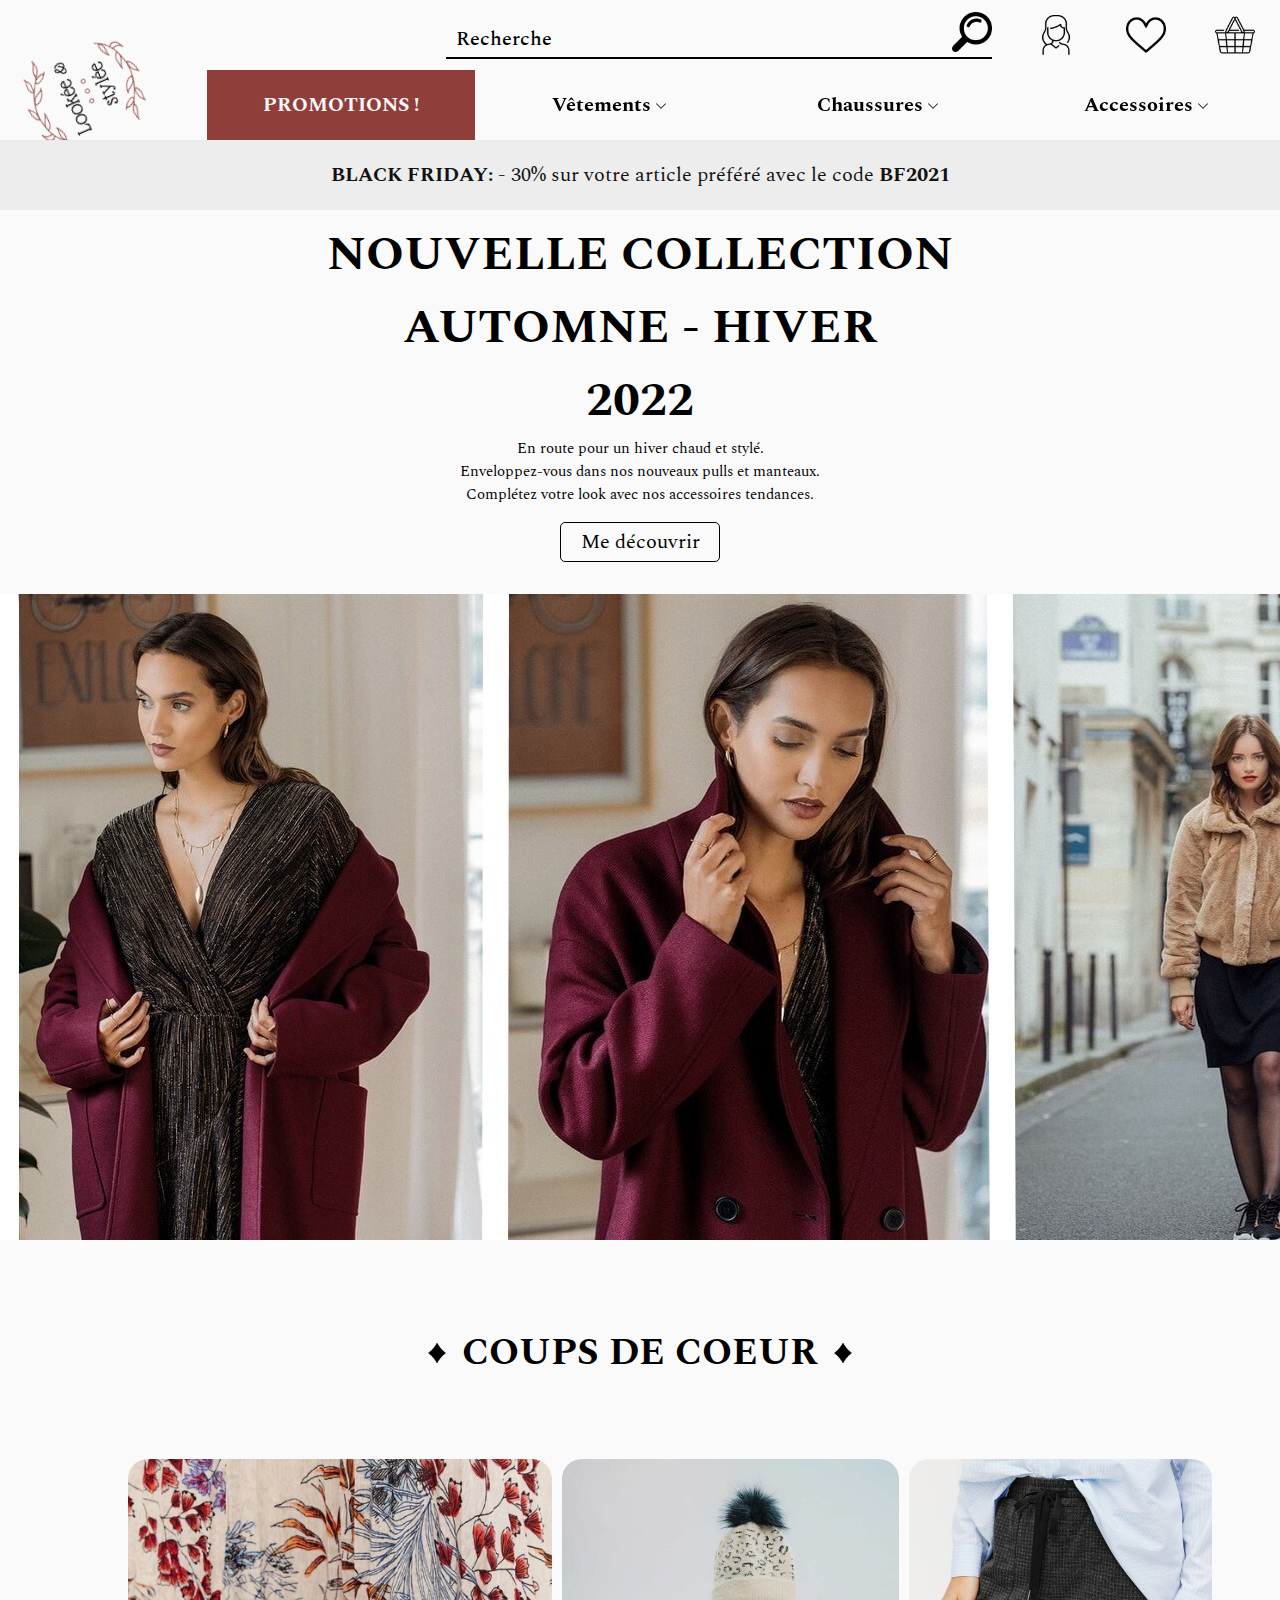
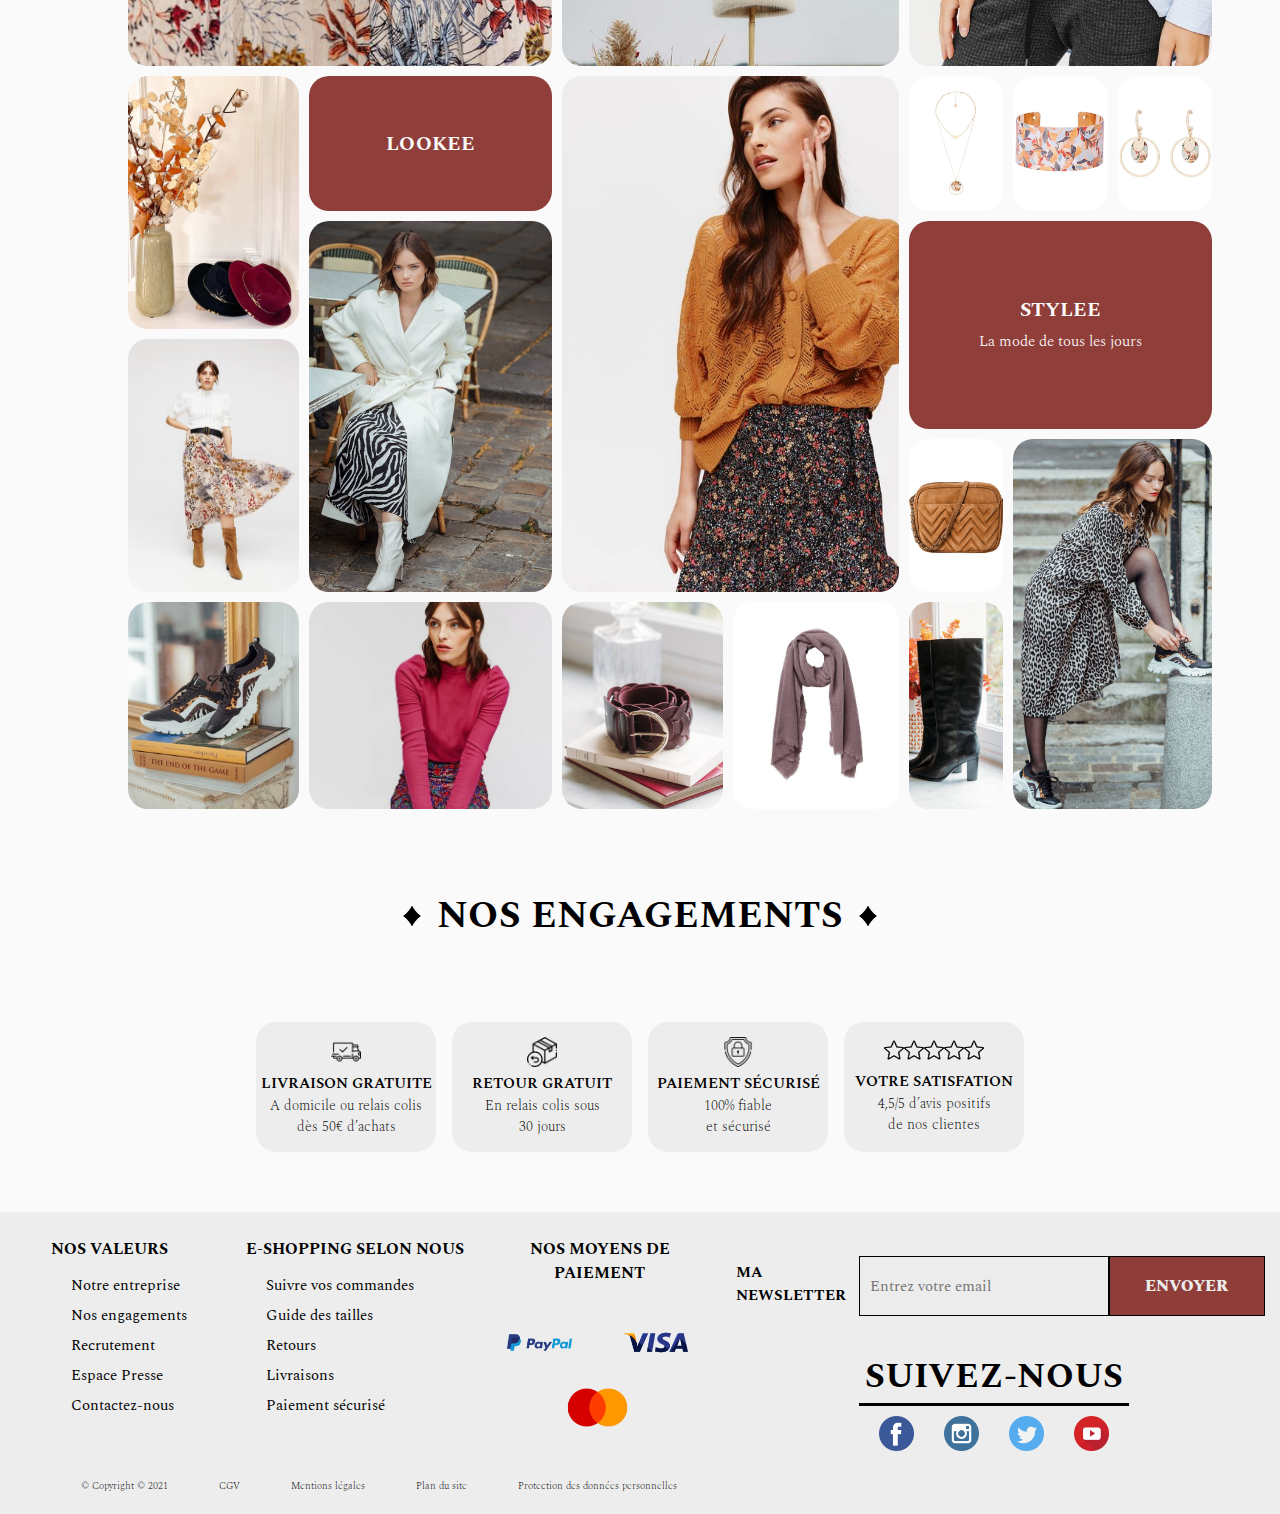
<file: index.html>
<!DOCTYPE html>
<html lang="fr">
<head>
    <meta charset="UTF-8">
    <meta http-equiv="X-UA-Compatible" content="IE=edge">
    <meta name="viewport" content="width=device-width, initial-scale=1.0">
    <link rel="stylesheet" href="style.css">
    <link rel="preconnect" href="https://fonts.googleapis.com">
    <link rel="preconnect" href="https://fonts.gstatic.com" crossorigin>
    <link href="https://fonts.googleapis.com/css2?family=Spectral:ital,wght@0,200;0,300;0,400;0,500;0,600;0,700;0,800;1,200;1,300;1,400;1,500;1,600;1,700;1,800&display=swap" rel="stylesheet">
    <title>Lookée et stylée</title>
</head>
<body>
    <header class="headerGrid">

<!------------------------------ LOGO ---------------------------->

        <div class="headerlogo">
            <div class="headerLogoSize">
                <img src="Images/logo1.png" alt="logo_de_la_marque">
            </div>
        </div>

<!------------------------------ RECHERCHE ---------------------------->

        <div class="headerRecherche headerFlexbox">
            <div class="headerRechercheBoite headerFlexbox">
                <p>Recherche</p>
                <img class="headerRechercheImage" src="Icones/loupe.png" alt="icone_en_forme_de_loupe">
            </div>
        </div>

<!------------------------------ ICONES ---------------------------->

        <div class="headerIcone headerFlexbox">
            <img src="Icones/woman.png" alt="icone_en_forme_de_femme">
            <img src="Icones/heart.png" alt="icone_en_forme_de_coeur">
            <img src="Icones/shopping-basket.png" alt="icone_en_forme_de_panier">
        </div>

<!------------------------------ CATEGORIES ---------------------------->

        <nav class="headerCategorie headerFlexbox">
            <div class=" headerFlexbox headerpromotion headerheartbeat">
                <p>PROMOTIONS !</p>

            </div>
            <div class="headerCategorieListe headerFlexbox">
                <button>Vêtements</button>
                <img src="Icones/arrowDown.png" alt="icone_en_forme_de_fleche">
                <ul class="headerdropdownChild">
                    <li><a href="#">Manteaux</a></li>
                    <li><a href="collection.html">Pulls-Over</a></li>
                    <li><a href="#">Pantalons</a></li>
                    <li><a href="#">Robes</a></li>
                    <li><a href="#">Jupes</a></li>
                    <li><a href="#">Tee-shirts</a></li>
                </ul>
            </div>
            <div class="headerCategorieListe headerFlexbox">
                <button>Chaussures</button>
                <img src="Icones/arrowDown.png" alt="icone_en_forme_de_fleche">
                <ul class="headerdropdownChild">
                    <li><a href="#">Bottes</a></li>
                    <li><a href="#">Baskets</a></li>
                    <li><a href="#">Escarpins</a></li>
                    <li><a href="#">Ballerines</a></li>
                    <li><a href="#">Derbies</a></li>
                </ul>
            </div>
            <div class="headerCategorieListe headerFlexbox">
                <button>Accessoires</button>
                <img src="Icones/arrowDown.png" alt="icone_en_forme_de_fleche">
                <ul class="headerdropdownChild ">
                    <li><a href="#">Sacs</a></li>
                    <li><a href="#">Bijoux</a></li>
                    <li><a href="#">Ceintures</a></li>
                    <li><a href="#">Echarpes</a></li>
                    <li><a href="#">Bonnets</a></li>
                </ul>
            </div> 
        </nav>
                
<!------------------------------ CHEMIN ---------------------------->

        <div class="headerChemin headerFlexbox accueilHeaderChemin">
            <p class="headerCheminslide-in-left"><span>BLACK FRIDAY:</span> - 30% sur votre article préféré avec le code <span>BF2021</span></p>
        </div>
    </header>

<!------------------------------ PAGE ACCUEIL ---------------------------->

    <main class="accueil">

        <div id="headerResponsiveBarre">
            <div class="headerToggleButton" id="headerToggleButton">
              <span></span>
              <span></span>
              <span></span>
            </div>
        
            <ul>
                <a href="index.html"><li class="accueilburgerliste">Accueil</li></a>
                <a href="collection.html"><li class="accueilburgerliste">Vêtements</li></a>
                <a href="#"><li class="accueilburgerliste">Chaussures</li></a>
                <a href="#"><li class="accueilburgerliste">Accessoires</li></a>
            </ul>
        </div>

        <div class="accueilBgText accueilFlexbox">
            <h1>NOUVELLE COLLECTION <br> AUTOMNE - HIVER <br> 2022</h1>
            <p>En route pour un hiver chaud et stylé.</p>
            <p>Enveloppez-vous dans nos nouveaux pulls et manteaux.</p> 
            <p>Complétez votre look avec nos accessoires tendances.</p>
            <a href="collection.html"><button>Me découvrir</button></a>
        </div>

<!--------------------------------- CARROUSSEL ---------------------------------->

        <div class="accueilslider">
            <div class=slides>
                <div class="slide">
                    <img class="ia" src="Images/Christina/imageaccueil.jpg" alt="image d'accueil"/>
                </div>
            </div>
        </div>

<!-------------------- COUP DE COEUR ----------------------->
    
        <div class="accueilTitre accueilFlexbox">
            <img src="Icones/losange.png" alt="icone_en_forme_de_losange">
            <h2>COUPS DE COEUR</h2>
            <img src="Icones/losange.png" alt="icone_en_forme_de_losange">
        </div>

<!-------------------- COUP DE COEUR PHOTO ----------------------->

        <section class="accueilPhoto accueilGrid">
            <div class="p1 accueilp accueilFlexbox"></div>
            <div class="p2 accueilp accueilFlexbox"><a href="#">Chapeaux</a></div>
            <div class="p3 accueilPhotoTexte accueilFlexbox"><p>LOOKEE</p></div>
            <div class="p4 accueilp accueilFlexbox"><a href="#">Jupes</a></div>
            <div class="p5 accueilp accueilFlexbox"><a href="#">Baskets</a></div>
            <div class="p6 accueilp accueilFlexbox"><a href="#">Manteaux</a></div>
            <div class="p7 accueilp accueilFlexbox"><a href="#">Tee-shirts</a></div>
            <div class="p8 accueilp accueilFlexbox"><a href="collection.html">Pulls-Over</a></div>
            <div class="p9 accueilp accueilFlexbox"><a href="#">Bonnets</a></div>
            <div class="p10 accueilp accueilFlexbox"><a href="#">Pantalons</a></div>
            <div class="p11"></div>
            <div class="p12 accueilp accueilPhotoBijoux accueilFlexbox"><a href="#">Bijoux</a></div>
            <div class="p13"></div>
            <div class="p14 accueilPhotoTexte accueilFlexbox"> <p>STYLEE<span><br>La mode de tous les jours</span> </p></div>
            <div class="p15 accueilp accueilFlexbox"><a href="#">Sacs</a></div>
            <div class="p16 accueilp accueilFlexbox"><a href="#">Robes</a></div>
            <div class="p17 accueilp accueilPhotoBottes accueilFlexbox"><a href="#"> B <br> o <br> t <br> t <br> e <br>s</a></div>
            <div class="p18 accueilp accueilFlexbox"><a href="#">Echarpes</a></div>
            <div class="p19 accueilp accueilPhotoCeinture accueilFlexbox"><a href="#">Ceintures</a></div> 
        </section>

<!----------------------- NOS ENGAGEMENTS ----------------------------->
            
        <div class="accueilTitre accueilFlexbox">
            <img src="Icones/losange.png" alt="icone_en_forme_de_losange">
            <h2>NOS ENGAGEMENTS</h2>
            <img src="Icones/losange.png" alt="icone_en_forme_de_losange">
        </div>

<!---------------------------- ENGAGEMENTS ICONES------------------------->

        <section class="accueilEngagementCont accueilFlexbox">
            <div class="accueilEngagementIcone accueilFlexbox">
                <img src="Icones/shipped.png" alt="icone_livraison">
                <h4>LIVRAISON GRATUITE</h4>
                <p>A domicile ou relais colis <br> dès 50€ d’achats</p>
            </div>

            <div class="accueilEngagementIcone accueilFlexbox">
                <img src="Icones/exchange.png" alt="icone_retour">
                <h4>RETOUR GRATUIT</h4>
                <p>En relais colis sous <br> 30 jours</p>
            </div>

            <div class="accueilEngagementIcone accueilFlexbox">
                <img src="Icones/shield.png" alt="icone_sécurité">
                <h4>PAIEMENT SÉCURISÉ</h4>
                <p>100% fiable <br> et sécurisé</p>
            </div>

            <div class="accueilEngagementIcone accueilFlexbox">
                <div class="accueilEngagementIconeStar accueilFlexbox">
                    <img src="Icones/star.png" alt="icone_étoile">
                    <img src="Icones/star.png" alt="icone_étoile">
                    <img src="Icones/star.png" alt="icone_étoile">
                    <img src="Icones/star.png" alt="icone_étoile">
                    <img src="Icones/star.png" alt="icone_étoile">
                </div>
                <h4>VOTRE SATISFATION</h4>
                <p> 4,5/5 d’avis positifs <br> de nos clientes </p>
            </div>
        </section>
    </main>

<!------------------------------ FOOTER ---------------------------->

    <footer class="footerGrid">

<!------------------------------ 3 BLOCS ---------------------------->

        <div class="footerValeur footerBlocSize">
            <h3>NOS VALEURS</h3>
            <p class="footerBlocP">Notre entreprise</p>
            <p class="footerBlocP">Nos engagements</p>
            <p class="footerBlocP">Recrutement</p>
            <p class="footerBlocP">Espace Presse</p>
            <p class="footerBlocP">Contactez-nous</p>
        </div>

        <div class="footerShopping footerBlocSize">
            <h3>E-SHOPPING SELON NOUS</h3>
            <p class="footerBlocP">Suivre vos commandes</p>
            <p class="footerBlocP">Guide des tailles</p>
            <p class="footerBlocP">Retours</p>
            <p class="footerBlocP">Livraisons</p>
            <p class="footerBlocP">Paiement sécurisé</p>
        </div>

        <div class="footerPaiement footerFlexbox footerBlocSize">
            <h3>NOS MOYENS DE PAIEMENT</h3>
            <div class="footerContainerPaiement1 footerFlexbox footerBlocP">
                <img src="Icones/paypal.png" alt="icone_paypal">
                <img src="Icones/visa.png" alt="icone_visa">
            </div>
            <div class="footerContainerPaiement2 footerFlexbox footerBlocP">
                <img src="Icones/icons8-logo-mastercard-480.png" alt="icone_mastercard">
            </div>
        </div>

    <!------------------------------ NEWSLETTER ---------------------------->

        <div class="footerNewsletter footerFlexbox">
            <div class="footerNewsletterContainer footerFlexbox">
                <p>MA<br>NEWSLETTER</p>
                <div class="footerFlexbox">
                    <input type="email" name="email" placeholder="Entrez votre email">
                    <a href="mailto:lookée&stylée@shop.com"><button type="submit">ENVOYER</button></a>
                </div>
            </div>  
        </div>

    <!------------------------------ RESEAUX SOCIAUX ---------------------------->

        <div class="footerBoiteRs footerFlexbox">
            <div class="footerRs footerFlexbox">
                <p>SUIVEZ-NOUS</p>
                <div class="footerContainerRs footerFlexbox">
                    <a href="https://www.facebook.com/" target="blank" id="facebook"><img src="Icones/facebookColor.png" alt="icone_facebook"></a>
                    <a href="https://www.instagram.com/" target="blank"><img src="Icones/instagramColor.png" alt="icone_instagram"></a>
                    <a href="https://twitter.com/" target="blank"><img src="Icones/twitterColor.png" alt="icone_twitter"></a>
                    <a href="https://www.youtube.com/" target="blank"><img src="Icones/youtubecolor.png" alt="icone_youTube"></a>                </div>
            </div>
        </div>

    <!------------------------------ COPYRIGHT ---------------------------->

        <div class="footerCopy footerFlexbox">
            <p>© Copyright © 2021</p>
            <p>CGV</p>
            <p>Mentions légales</p>
            <p>Plan du site</p>
            <p>Protection des données personnelles</p>
        </div>
    </footer>
    <script src="https://cdnjs.cloudflare.com/ajax/libs/gsap/3.8.0/gsap.min.js"></script>
        <script src="./script.js" type="text/javascript" ></script>
</body>
</html>
</file>
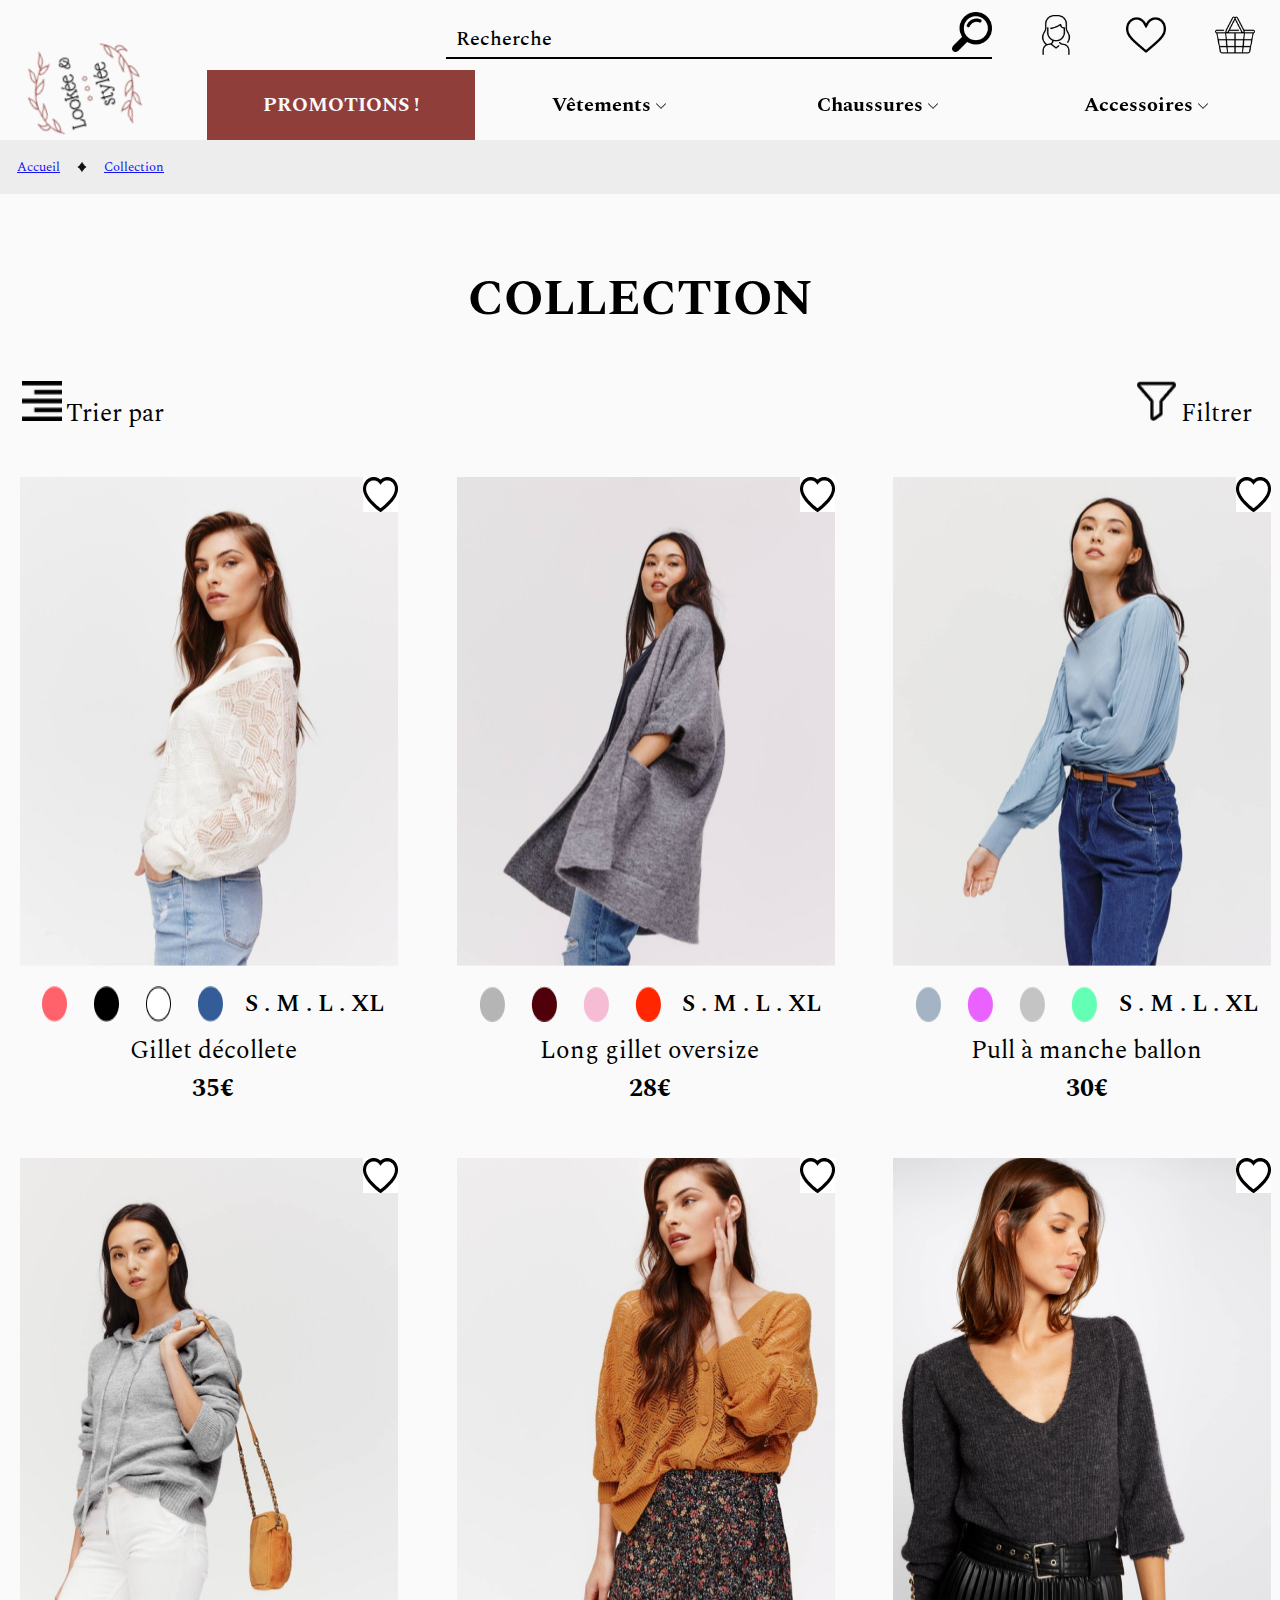
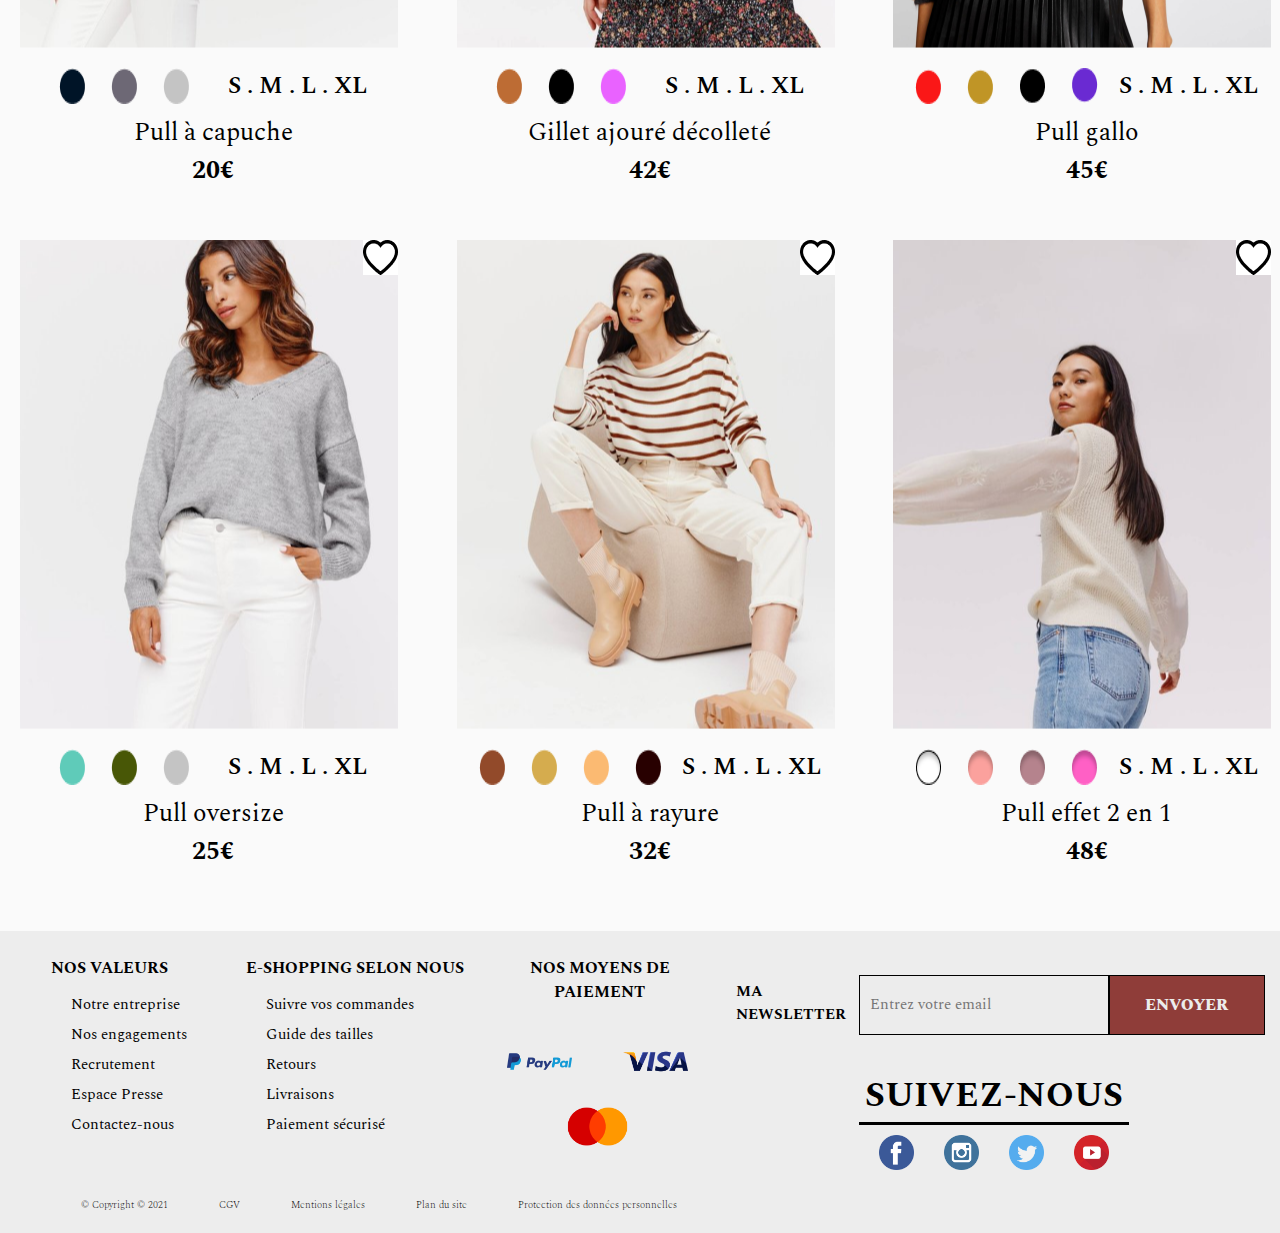
<file: collection.html>
<!DOCTYPE html>
<html lang="en">
<head>
    <meta charset="UTF-8">
    <meta http-equiv="X-UA-Compatible" content="IE=edge">
    <meta name="viewport" content="width=device-width, initial-scale=1.0">
    <link rel="stylesheet" href="style.css">
    <link rel="preconnect" href="https://fonts.googleapis.com">
    <link rel="preconnect" href="https://fonts.gstatic.com" crossorigin>
    <link href="https://fonts.googleapis.com/css2?family=Spectral:ital,wght@0,200;0,300;0,400;0,500;0,600;0,700;0,800;1,200;1,300;1,400;1,500;1,600;1,700;1,800&display=swap" rel="stylesheet">

    <title>La collection</title>
    
</head>
<body>

    <header class="headerGrid">

<!------------------------------ LOGO ---------------------------->
        
        <div class="headerlogo">
            <div class="headerLogoSize">
                <a href="index.html"><img src="Images/logo1.png" alt="logo_de_la_marque"></a>
            </div>
        </div>
        
<!------------------------------ RECHERCHE ---------------------------->
        
        <div class="headerRecherche headerFlexbox">
            <div class="headerRechercheBoite headerFlexbox">
                <p>Recherche</p>
                <img class="headerRechercheImage" src="Icones/loupe.png" alt="icone_en_forme_de_loupe">
            </div>
        </div>
        
<!------------------------------ ICONES ---------------------------->
        
        <div class="headerIcone headerFlexbox">
            <img src="Icones/woman.png" alt="icone_en_forme_de_femme">
            <img src="Icones/heart.png" alt="icone_en_forme_de_coeur">
            <img src="Icones/shopping-basket.png" alt="icone_en_forme_de_panier">
        </div>
        
<!------------------------------ CATEGORIES ---------------------------->
        
        <nav class="headerCategorie headerFlexbox">
            <div class=" headerFlexbox headerpromotion headerheartbeat">
                <p>PROMOTIONS !</p>

            </div>
            <div class="headerCategorieListe headerFlexbox">
                <button>Vêtements</button>
                <img src="Icones/arrowDown.png" alt="icone_en_forme_de_fleche">
                <ul class="headerdropdownChild">
                    <li><a href="#">Manteaux</a></li>
                    <li><a href="#">Pulls-Over</a></li>
                    <li><a href="#">Pantalons</a></li>
                    <li><a href="#">Robes</a></li>
                    <li><a href="#">Jupes</a></li>
                    <li><a href="#">Tee-shirts</a></li>
                </ul>
            </div>
            <div class="headerCategorieListe headerFlexbox">
                <button>Chaussures</button>
                <img src="Icones/arrowDown.png" alt="icone_en_forme_de_fleche">
                <ul class="headerdropdownChild">
                    <li><a href="#">Bottes</a></li>
                    <li><a href="#">Baskets</a></li>
                    <li><a href="#">Escarpins</a></li>
                    <li><a href="#">Ballerines</a></li>
                    <li><a href="#">Derbies</a></li>
                </ul>
            </div>
            <div class="headerCategorieListe headerFlexbox">
                <button>Accessoires</button>
                <img src="Icones/arrowDown.png" alt="icone_en_forme_de_fleche">
                <ul class="headerdropdownChild ">
                    <li><a href="#">Sacs</a></li>
                    <li><a href="#">Bijoux</a></li>
                    <li><a href="#">Ceintures</a></li>
                    <li><a href="#">Echarpes</a></li>
                    <li><a href="#">Bonnets</a></li>
                </ul>
            </div> 
        </nav>

    </header>

<!------------------------------ FIN DU HEADER ---------------------------->


<section id="chemin">
    <nav>
        <div class="headerChemin headerFlexbox">
            <a href="index.html"><p>Accueil</p></a>
            <img src="Images/Christina/symbole-de-diamant 10x10.png" alt="icone_en_forme_de_losange">
            <!-- ACCUEIL -->
            <a href="collection.html"><p>Collection</p></a>
            <!-- COLLECTION -->
            
        </div>
    </nav>
</section>

<div id="headerResponsiveBarre">
    <div class="headerToggleButton" id="headerToggleButton">
      <span></span>
      <span></span>
      <span></span>
    </div>

    <ul>
        <a href="index.html"><li class="liste">Accueil</li></a>
        <a href="collection.html"><li class="liste">Vêtements</li></a>
        <a href="#"><li class="liste">Chaussures</li></a>
        <a href="#"><li class="liste">Accessoires</li></a>
    </ul>
</div>

 <h2 class="collectionh2">COLLECTION</h2>
               
            <header class="collectionheader">
              <button type="button">
                  <img src="pull collection/icone trié.png" alt="">
                  <span>Trier par</span>   
              </button>
              <button type="menu"><img src="pull collection/icone filtre.png" alt="">
               <span>Filtrer</span>
            </button>
            </header>
                      

<section id="collection">
               
                         <!-- PULL1 -->


<div class="collection-galerie">
    <div class="clpull1">
        <div class="collection-favoris">
               <img src="pull collection/favoris.png" alt="">
            </div>      
    </div>
    <div class="collection-color bas">
     <img src="pull collection/colorp1.png" alt="">
            <p class="collectiontaille">S . M . L . XL</p>
    </div>
<p class="collection-nom">Gillet décollete <span>35€</span></p>

</div>




                            <!--PULL2  -->

<div class="collection-galerie">
    <div class="clpull2">
        <div class="collection-favoris haut">
            <img src="pull collection/favoris.png" alt="">
        </div>
      
    </div>

  <div class="collection-color bas">
        <img src="pull collection/colorP2.png" alt="">
        <p class="collectiontaille">S . M . L . XL</p>
        </div>
    <p class="collection-nom">Long gillet oversize
        <span>28€</span></p> 
</div>

                                    <!-- pull3 -->

    <div class="collection-galerie">
        <div class="clpull3">
            <div class="collection-favoris haut">
                <img src="pull collection/favoris.png" alt="">
            </div>
           
             
        </div>
             <div class="collection-color bas">
            <img src="pull collection/colorp3.png" alt="">
            <p class="collectiontaille">S . M . L . XL</p>
            </div>

    <p class="collection-nom"> Pull à manche ballon
         <span>30€</span>
    </p>  
       
    </div>

                                    <!-- pull4 -->
    <div class="collection-galerie collection-supprimer">
        
        <div class="clpull4">
            <div class="collection-favoris haut">
                <img src="pull collection/favoris.png" alt="">
            </div> 
        </div>

                <div class="collection-color bas">
               <img src="pull collection/colorp4.png" alt="">
                <p class="collectiontaille">S . M . L . XL</p>
                </div>

    <p class="collection-nom">Pull à capuche <span>20€</span></p>
    </div>

                                    <!-- pull5 -->
    <div class="collection-galerie">
        <a href="individuel.html">
        <div class="clpull5">
            <div class="collection-favoris haut">
                <img src="pull collection/favoris.png" alt="">
            </div>
            
            
        </div>
            <div class="collection-color bas">
            <img src="pull collection/color5.png" alt="">
            <p class="collectiontaille">S . M . L . XL</p>
            </div></a>

        
     <p class="collection-nom">Gillet ajouré décolleté<span>42€</span></p>
    </div>

                                       <!-- pull6 -->
    <div class="collection-galerie">
        <div class="clpull6">
            <div class="collection-favoris haut">
                <img src="pull collection/favoris.png" alt="">
            </div>

        </div>

             <div class="collection-color bas">
            <img src="pull collection/colorp6.png" alt="">
            <p class="collectiontaille">S . M . L . XL</p>
            </div>
    <p class="collection-nom">Pull gallo <span>45€</span></p> 
    </div>

                                    <!-- pull7 -->

    <div class="collection-galerie">
        <div class="clpull7">
            <div class="collection-favoris haut">
                <img src="pull collection/favoris.png" alt="">
            </div>
           
             
        </div>
            <div class="collection-color bas">
            <img src="pull collection/colorp7.png" alt="">
            <p class="collectiontaille">S . M . L . XL</p>
            </div>

    <p class="collection-nom"> Pull oversize <span>25€</span></p>
    </div>
                                    <!-- pull8 -->

    <div class="collection-galerie">
        <div class="clpull8">
            <div class="collection-favoris haut">
                <img src="pull collection/favoris.png" alt="">
            </div>
            
             
        </div>
            <div class="collection-color bas">
            <img src="pull collection/color8.png" alt="">
            <p class="collectiontaille">S . M . L . XL</p>
            </div>
    <p class="collection-nom">Pull à rayure <span>32€</span></p>
    </div>


                                    <!-- pull9 -->
    <div class="collection-galerie">
        <div class="clpull9">
            <div class="collection-favoris haut">
                <img src="pull collection/favoris.png" alt="">
            </div>
           
             
        </div>
          <div class="collection-color bas">
            <img src="pull collection/colorp9.png" alt="">
            <p class="collectiontaille">S . M . L . XL</p>
            </div>
             <p class="collection-nom">Pull effet 2 en 1 <span>48€</span></p>
    </div>



</section>















































<!------------------------------ FOOTER ---------------------------->

<footer class="footerGrid">

    <!------------------------------ 3 BLOCS ---------------------------->
    
            <div class="footerValeur footerBlocSize">
                <h3>NOS VALEURS</h3>
                <p class="footerBlocP">Notre entreprise</p>
                <p class="footerBlocP">Nos engagements</p>
                <p class="footerBlocP">Recrutement</p>
                <p class="footerBlocP">Espace Presse</p>
                <p class="footerBlocP">Contactez-nous</p>
            </div>
    
            <div class="footerShopping footerBlocSize">
                <h3>E-SHOPPING SELON NOUS</h3>
                <p class="footerBlocP">Suivre vos commandes</p>
                <p class="footerBlocP">Guide des tailles</p>
                <p class="footerBlocP">Retours</p>
                <p class="footerBlocP">Livraisons</p>
                <p class="footerBlocP">Paiement sécurisé</p>
            </div>
    
            <div class="footerPaiement footerFlexbox footerBlocSize">
                <h3>NOS MOYENS DE PAIEMENT</h3>
                <div class="footerContainerPaiement1 footerFlexbox footerBlocP">
                    <img src="Icones/paypal.png" alt="icone_paypal">
                    <img src="Icones/visa.png" alt="icone_visa">
                </div>
                <div class="footerContainerPaiement2 footerFlexbox footerBlocP">
                    <img src="Icones/icons8-logo-mastercard-480.png" alt="icone_mastercard">
                </div>
            </div>
    
        <!------------------------------ NEWSLETTER ---------------------------->
    
            <div class="footerNewsletter footerFlexbox">
                <div class="footerNewsletterContainer footerFlexbox">
                    <p>MA<br>NEWSLETTER</p>
                    <div class="footerFlexbox">
                        <input type="email" name="email" placeholder="Entrez votre email">
                        <a href="mailto:lookée&stylée@shop.com"><button type="submit">ENVOYER</button></a>
                    </div>
                </div>  
            </div>
    
        <!------------------------------ RESEAUX SOCIAUX ---------------------------->
    
            <div class="footerBoiteRs footerFlexbox">
                <div class="footerRs footerFlexbox">
                    <p>SUIVEZ-NOUS</p>
                    <div class="footerContainerRs footerFlexbox">
                        <a href="https://www.facebook.com/" target="blank" id="facebook"><img src="Icones/facebookColor.png" alt="icone_facebook"></a>
                        <a href="https://www.instagram.com/" target="blank"><img src="Icones/instagramColor.png" alt="icone_instagram"></a>
                        <a href="https://twitter.com/" target="blank"><img src="Icones/twitterColor.png" alt="icone_twitter"></a>
                        <a href="https://www.youtube.com/" target="blank"><img src="Icones/youtubecolor.png" alt="icone_youTube"></a>                </div>
                </div>
            </div>
    
        <!------------------------------ COPYRIGHT ---------------------------->
    
            <div class="footerCopy footerFlexbox">
                <p>© Copyright © 2021</p>
                <p>CGV</p>
                <p>Mentions légales</p>
                <p>Plan du site</p>
                <p>Protection des données personnelles</p>
            </div>
        </footer>
        <script src="https://cdnjs.cloudflare.com/ajax/libs/gsap/3.8.0/gsap.min.js"></script>
        <script src="./script.js" type="text/javascript" ></script>

</body>
</html>
</file>
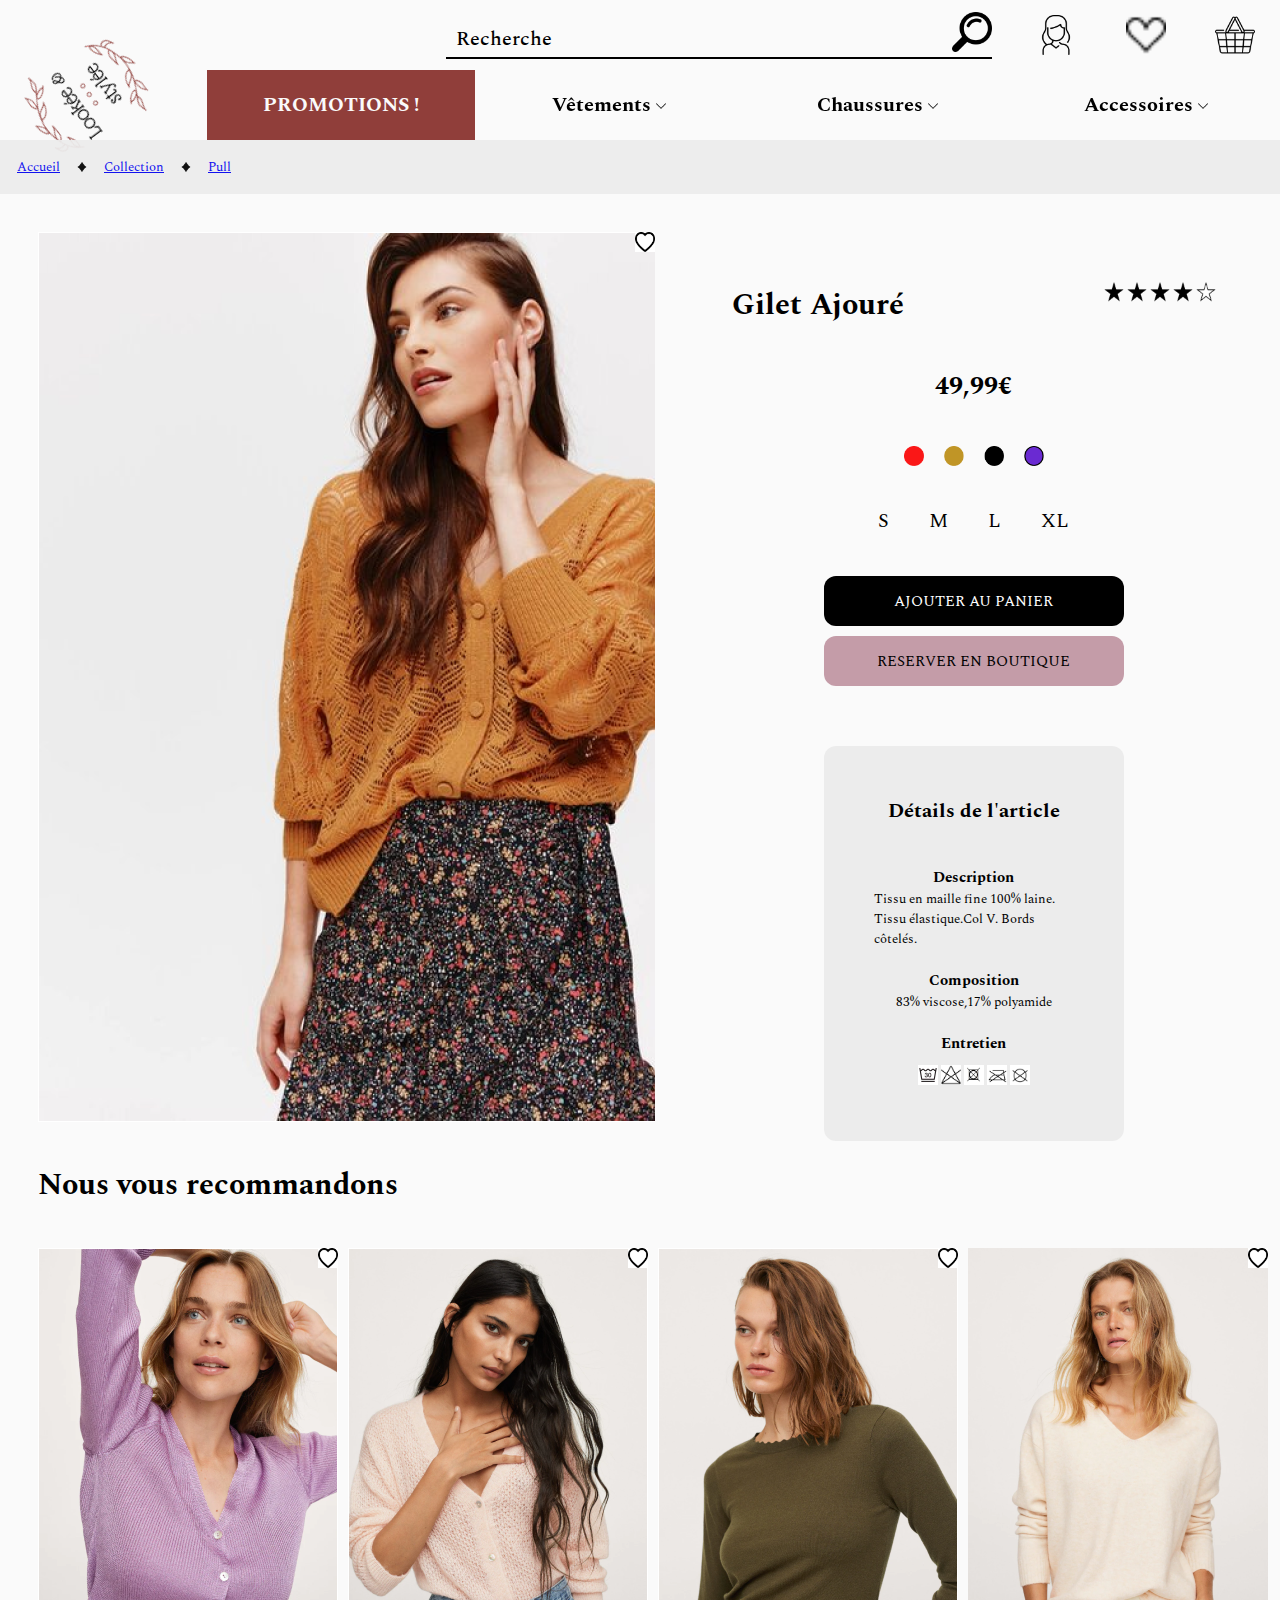
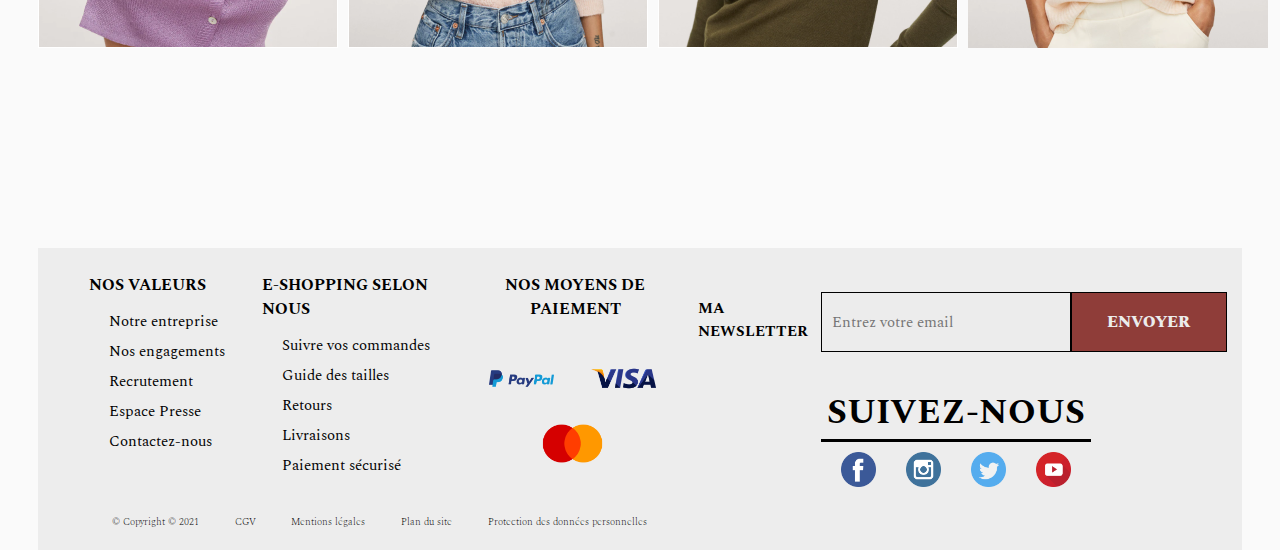
<file: individuel.html>
<!DOCTYPE html>
<html lang="en">

<head>
    <meta charset="UTF-8">
    <meta http-equiv="X-UA-Compatible" content="IE=edge">
    <meta name="viewport" content="width=device-width, initial-scale=1.0">
    <link rel="stylesheet" href="style.css">
    <link rel="preconnect" href="https://fonts.googleapis.com">
    <link rel="preconnect" href="https://fonts.gstatic.com" crossorigin>
    <link href="https://fonts.googleapis.com/css2?family=Spectral:ital,wght@0,200;0,300;0,400;0,500;0,600;0,700;0,800;1,200;1,300;1,400;1,500;1,600;1,700;1,800&display=swap" rel="stylesheet">
    <title>Individuel</title>
    <link rel="stylesheet" href="style.css">
</head>

<body>

    <header class="headerGrid">

        <!------------------------------ LOGO ---------------------------->

        <div class="headerlogo">
            <div class="headerLogoSize">
                <a href="index.html"><img src="Images/logo1.png" alt="logo_de_la_marque"></a>
            </div>
        </div>

        <!------------------------------ RECHERCHE ---------------------------->

        <div class="headerRecherche headerFlexbox">
            <div class="headerRechercheBoite headerFlexbox">
                <p>Recherche</p>
                <img class="headerRechercheImage" src="Icones/loupe.png" alt="icone_en_forme_de_loupe">
            </div>
        </div>

        <!------------------------------ ICONES ---------------------------->

        <div class="headerIcone headerFlexbox">
            <img src="Icones/woman.png" alt="icone_en_forme_de_femme">
            <img src="Icones/sweetheart.png" alt="icone_en_forme_de_coeur">
            <img src="Icones/shopping-basket.png" alt="icone_en_forme_de_panier">
        </div>

        <!------------------------------ CATEGORIES ---------------------------->

        <nav class="headerCategorie headerFlexbox">
            <div class=" headerFlexbox headerpromotion headerheartbeat">
                <p>PROMOTIONS !</p>

            </div>
            <div class="headerCategorieListe headerFlexbox">
                <button>Vêtements</button>
                <img src="Icones/arrowDown.png" alt="icone_en_forme_de_fleche">
                <ul class="headerdropdownChild">
                    <li><a href="#">Manteaux</a></li>
                    <li><a href="#">Pulls-Over</a></li>
                    <li><a href="#">Pantalons</a></li>
                    <li><a href="#">Robes</a></li>
                    <li><a href="#">Jupes</a></li>
                    <li><a href="#">Tee-shirts</a></li>
                </ul>
            </div>
            <div class="headerCategorieListe headerFlexbox">
                <button>Chaussures</button>
                <img src="Icones/arrowDown.png" alt="icone_en_forme_de_fleche">
                <ul class="headerdropdownChild">
                    <li><a href="#">Bottes</a></li>
                    <li><a href="#">Baskets</a></li>
                    <li><a href="#">Escarpins</a></li>
                    <li><a href="#">Ballerines</a></li>
                    <li><a href="#">Derbies</a></li>
                </ul>
            </div>
            <div class="headerCategorieListe headerFlexbox">
                <button>Accessoires</button>
                <img src="Icones/arrowDown.png" alt="icone_en_forme_de_fleche">
                <ul class="headerdropdownChild ">
                    <li><a href="#">Sacs</a></li>
                    <li><a href="#">Bijoux</a></li>
                    <li><a href="#">Ceintures</a></li>
                    <li><a href="#">Echarpes</a></li>
                    <li><a href="#">Bonnets</a></li>
                </ul>
            </div>
        </nav>

    </header>
    <!---------CHEMIN--------->


    <section id="chemin">
        <nav>
            <div class="headerChemin headerFlexbox">
                <!-- ACCUEIL -->
                <a href="index.html">
                    <p>Accueil</p>
                </a>
                <img src="Images/Christina/symbole-de-diamant 10x10.png" alt="icone_en_forme_de_losange">
                <!-- COLLECTION -->
                <a href="collection.html">
                    <p>Collection</p>
                </a>
                <img src="Images/Christina/symbole-de-diamant 10x10.png" alt="icone_en_forme_de_losange">

                <a href="individuel.html">
                    <p>Pull</p>
                </a>
                <!-- <img src="Images/Christina/symbole-de-diamant 10x10.png" alt="icone_en_forme_de_losange"> -->
            </div>
        </nav>
    </section>

    <!--------SECTION PAGE INDIVIDUELLE----------->
    <div id="headerResponsiveBarre">
        <div class="headerToggleButton" id="headerToggleButton">
          <span></span>
          <span></span>
          <span></span>
        </div>

        <ul>
            <a href="index.html"><li class="liste">Accueil</li></a>
            <a href="collection.html"><li class="liste">Vêtements</li></a>
            <a href="#"><li class="liste">Chaussures</li></a>
            <a href="#"><li class="liste">Accessoires</li></a>
        </ul>
    </div>

<section class="pullsection ">

    <section class="pullsection1 pullflex">

            <!-- PHOTO GAUCHE -->

            <div class="pullphoto pullflex ">
                <img src="pull collection/favoris.png" alt="icone coeur">
            </div>

            <!-- BLOC DROIT -->

        <div class="pulldescription pullflex ">

                <div class="pulltitre pullflex ">

                    <h1>Gilet Ajouré</h1>
                             
                    <div class="pullstar">
                        <img src="Icones/starnoir.png" alt="icone etoile">
                        <img src="Icones/starnoir.png" alt="icone etoile">
                        <img src="Icones/starnoir.png" alt="icone etoile">
                        <img src="Icones/starnoir.png" alt="icone etoile">
                        <img src="Icones/starblanche.png" alt="icone etoile">
                    </div>
                </div>

            <div class="pullcontainer pullflex">

                    <p><span>49,99€</span></p>

                    <div class="pullcouleur pullflex">
                        <img src="Icones/rouge.png" alt="icone cercle">
                        <img src="Icones/marron.png" alt="icone cercle">
                        <img src="Icones/noir.png" alt="icone cercle">
                        <img src="Icones/violet.png" alt="icone cercle">
                    </div>

                    <!-- TAILLE -->

                    <div class="pulltaille pullflex">
                        <p>S</p>
                        <p>M</p>
                        <p>L</p>
                        <p>XL</p>
                    </div>

                    <!-- BOUTON -->

                    <div class="pullbouton pullflex">
                        <a href="Panier.html"> <button>AJOUTER AU PANIER</button></a>
                        <a href=""> <button class="rose">RESERVER EN BOUTIQUE</button></a>
                    </div>


                    <!-- DESCRIPTION -->

                                       
                    <div class="pullliste pullflex">

                        <h2>Détails de l'article</h2>
                        
                             <h3> Description</h3>
                             <p>Tissu en maille fine 100% laine. Tissu élastique.Col V. Bords côtelés.</p>
                                                
                             <h3> Composition</h3>
                             <p>83% viscose,17% polyamide</p>

                             <h3>Entretien</h3>

                             <div class="pulllavage">
                                <img src="Icones/icone-entretien/lavage30.jpg" title="Lavage en machine 30°" alt="icone lavage30">
                                <img src="Icones/icone-entretien/pas-eau-javel.jpg" title="Pas de traitement à l'eau de javel" alt="icone eau javel">
                                <img src="Icones/icone-entretien/pas-de-sechage-tambour.jfif" title="Pas de séchage au tambour" alt="icone sechage tambour">
                                <img src="Icones/icone-entretien/repassageinterdit.png" title="Pas de repassage" alt="icone rapassage">
                                <img src="Icones/icone-entretien/aucun-nettoyage-a-sec.png" title="Aucun nettoyage à sec" alt="icone nettoyage a sec">
                            </div>
                    </div>  
                </div>
         </div>
        </section>
                                          
                                         <!-- RECOMMANDATIONS -->


            <section class="pullsection2 pullflex">

                <div class="pullrecommandation pullflex">

                    <h2>Nous vous recommandons</h2>

                    <div class="pullpicture pullflex">

                         <div class="pullpicture1 pullflex">
                           <img src="pull collection/favoris.png" alt="icone coeur">
                         </div>

                         <div class="pullpicture2 pullflex">
                           <img src="pull collection/favoris.png" alt="icone coeur">
                         </div>

                         <div class="pullpicture3 pullflex">
                           <img src="pull collection/favoris.png" alt="icone coeur">
                         </div>

                         <div class="pullpicture4 pullflex">
                          <img src="pull collection/favoris.png" alt="icone coeur">
                         </div>
                    </div>
               </div>

            </section>

    <!--------------------- NE PAS ECRIRE SOUS CETTE LIGNE ---------------------------->

 <!------------------------------ FOOTER ---------------------------->

    <footer class="footerGrid">

    <!------------------------------ 3 BLOCS ---------------------------->
    
            <div class="footerValeur footerBlocSize">
                <h3>NOS VALEURS</h3>
                <p class="footerBlocP">Notre entreprise</p>
                <p class="footerBlocP">Nos engagements</p>
                <p class="footerBlocP">Recrutement</p>
                <p class="footerBlocP">Espace Presse</p>
                <p class="footerBlocP">Contactez-nous</p>
            </div>
    
            <div class="footerShopping footerBlocSize">
                <h3>E-SHOPPING SELON NOUS</h3>
                <p class="footerBlocP">Suivre vos commandes</p>
                <p class="footerBlocP">Guide des tailles</p>
                <p class="footerBlocP">Retours</p>
                <p class="footerBlocP">Livraisons</p>
                <p class="footerBlocP">Paiement sécurisé</p>
            </div>
    
            <div class="footerPaiement footerFlexbox footerBlocSize">
                <h3>NOS MOYENS DE PAIEMENT</h3>
                <div class="footerContainerPaiement1 footerFlexbox footerBlocP">
                    <img src="Icones/paypal.png" alt="icone_paypal">
                    <img src="Icones/visa.png" alt="icone_visa">
                </div>
                <div class="footerContainerPaiement2 footerFlexbox footerBlocP">
                    <img src="Icones/icons8-logo-mastercard-480.png" alt="icone_mastercard">
                </div>
            </div>
    
        <!------------------------------ NEWSLETTER ---------------------------->
    
            <div class="footerNewsletter footerFlexbox">
                <div class="footerNewsletterContainer footerFlexbox">
                    <p>MA<br>NEWSLETTER</p>
                    <div class="footerFlexbox">
                        <input type="email" name="email" placeholder="Entrez votre email">
                        <a href="mailto:lookée&stylée@shop.com"><button type="submit">ENVOYER</button></a>
                    </div>
                </div>  
            </div>
    
        <!------------------------------ RESEAUX SOCIAUX ---------------------------->
    
            <div class="footerBoiteRs footerFlexbox">
                <div class="footerRs footerFlexbox">
                    <p>SUIVEZ-NOUS</p>
                    <div class="footerContainerRs footerFlexbox">
                        <a href="https://www.facebook.com/" target="blank" id="facebook"><img src="Icones/facebookColor.png" alt="icone_facebook"></a>
                        <a href="https://www.instagram.com/" target="blank"><img src="Icones/instagramColor.png" alt="icone_instagram"></a>
                        <a href="https://twitter.com/" target="blank"><img src="Icones/twitterColor.png" alt="icone_twitter"></a>
                        <a href="https://www.youtube.com/" target="blank"><img src="Icones/youtubecolor.png" alt="icone_youTube"></a>                </div>
                </div>
            </div>
    
        <!------------------------------ COPYRIGHT ---------------------------->
    
            <div class="footerCopy footerFlexbox">
                <p>© Copyright © 2021</p>
                <p>CGV</p>
                <p>Mentions légales</p>
                <p>Plan du site</p>
                <p>Protection des données personnelles</p>
            </div>
        </footer>
        <script src="https://cdnjs.cloudflare.com/ajax/libs/gsap/3.8.0/gsap.min.js"></script>

        <script src="./script.js" type="text/javascript" ></script>
    </body>
    </html>
</file>
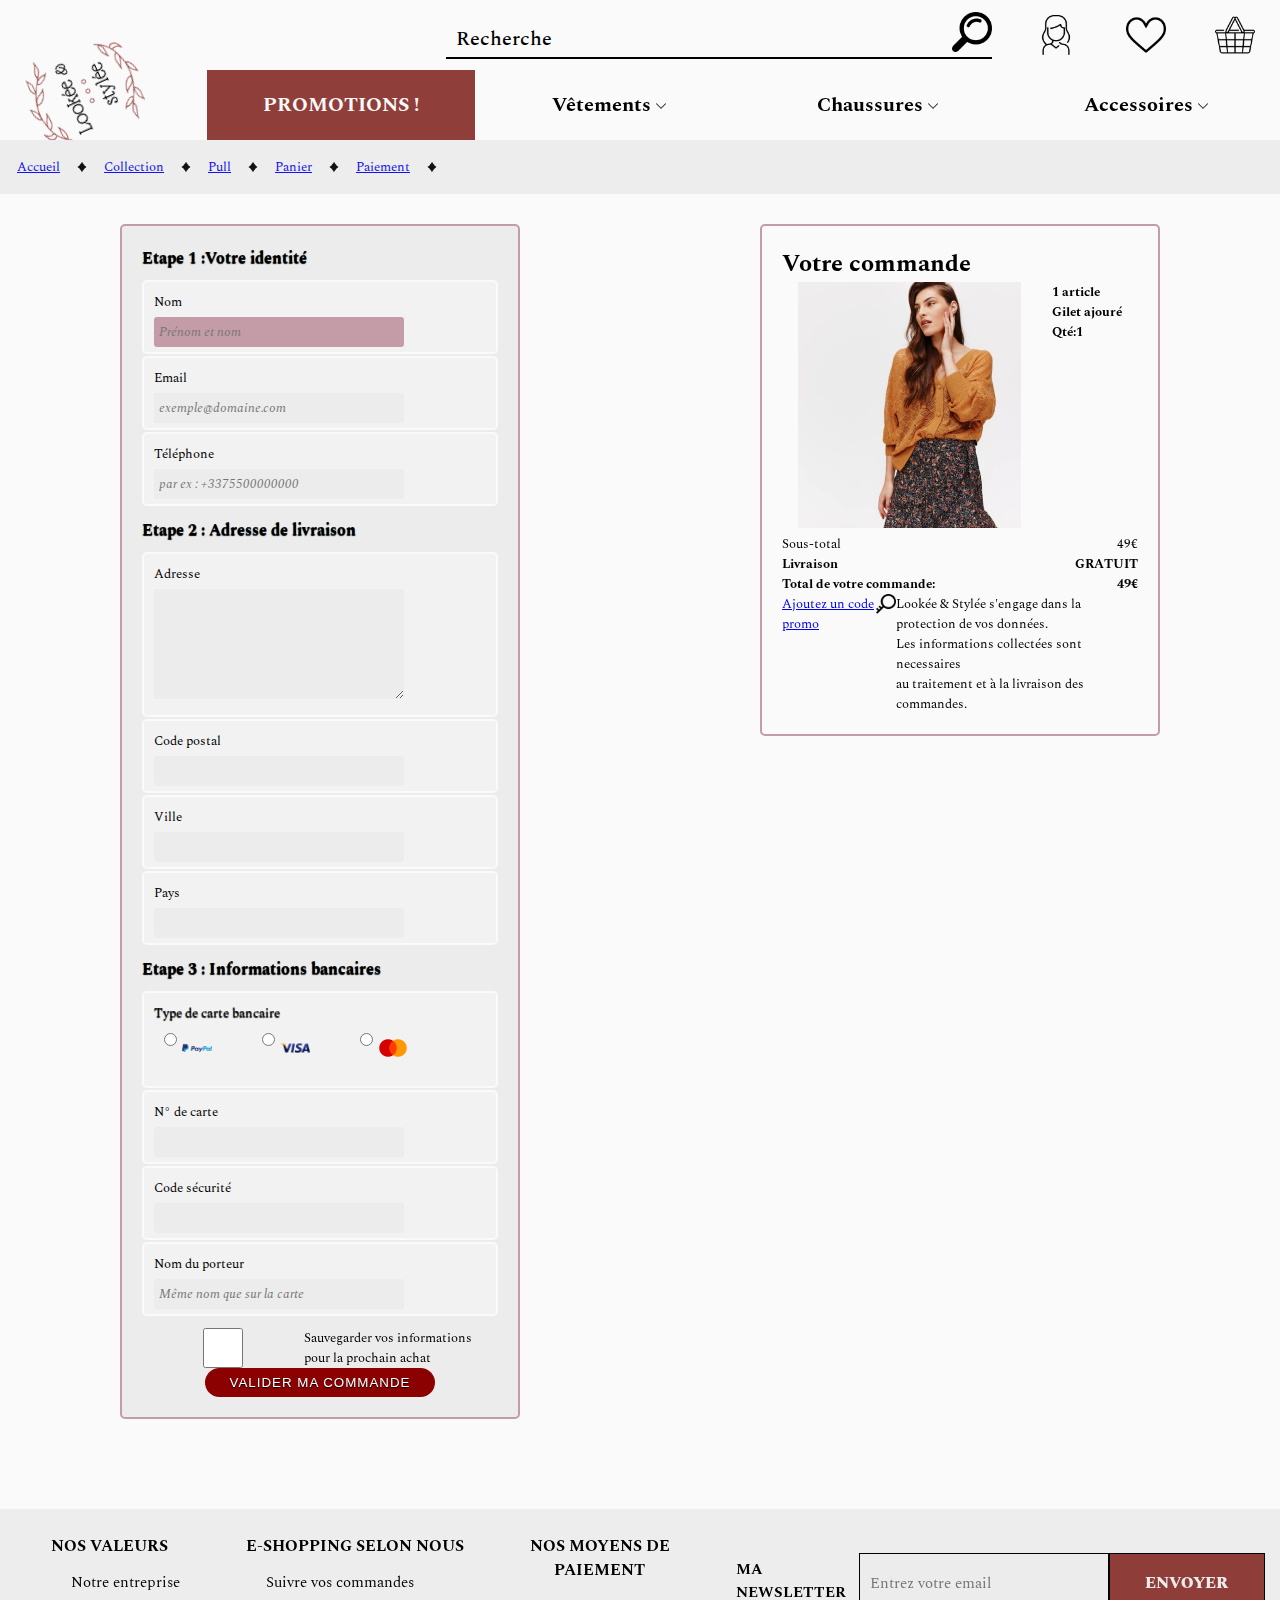
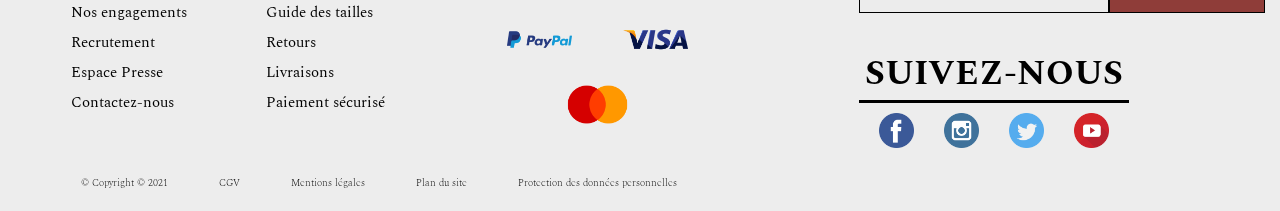
<file: paiement.html>
<!DOCTYPE html>
<html lang="fr">
<head>
    <meta charset="UTF-8">
    <meta http-equiv="X-UA-Compatible" content="IE=edge">
    <meta name="viewport" content="width=device-width, initial-scale=1.0">
    <link rel="stylesheet" href="style.css">
    <link rel="preconnect" href="https://fonts.googleapis.com">
    <link rel="preconnect" href="https://fonts.gstatic.com" crossorigin>
    <link href="https://fonts.googleapis.com/css2?family=Spectral:ital,wght@0,200;0,300;0,400;0,500;0,600;0,700;0,800;1,200;1,300;1,400;1,500;1,600;1,700;1,800&display=swap" rel="stylesheet">

    <title>Page de Paiement</title>
</head>
<body>

  <header class="headerGrid">

<!------------------------------ LOGO ---------------------------->

<div class="headerlogo">
  <div class="headerLogoSize">
  <img src="Images/logo1.png" alt="logo_de_la_marque">
  </div>
</div>

<!------------------------------ RECHERCHE ---------------------------->

    <div class="headerRecherche headerFlexbox">
        <div class="headerRechercheBoite headerFlexbox">
            <p>Recherche</p>
            <img class="headerRechercheImage" src="Icones/loupe.png" alt="icone_en_forme_de_loupe">
        </div>
    </div>

<!------------------------------ ICONES ---------------------------->

    <div class="headerIcone headerFlexbox">
        <img src="Icones/woman.png" alt="icone_en_forme_de_femme">
        <img src="Icones/heart.png" alt="icone_en_forme_de_coeur">
        <img src="Icones/shopping-basket.png" alt="icone_en_forme_de_panier">
    </div>

<!------------------------------ CATEGORIES ---------------------------->

    <nav class="headerCategorie headerFlexbox">
        <div class=" headerFlexbox headerpromotion headerheartbeat">
          <p>PROMOTIONS !</p>
        </div>

        <div class="headerCategorieListe headerFlexbox">
          <button>Vêtements</button>
          <img src="Icones/arrowDown.png" alt="icone_en_forme_de_fleche">
          <ul class="headerdropdownChild">
              <li><a href="#">Manteaux</a></li>
              <li><a href="#">Pulls-Over</a></li>
              <li><a href="#">Pantalons</a></li>
              <li><a href="#">Robes</a></li>
              <li><a href="#">Jupes</a></li>
              <li><a href="#">Tee-shirts</a></li>
          </ul>
        </div>

        <div class="headerCategorieListe headerFlexbox">
          <button>Chaussures</button>
          <img src="Icones/arrowDown.png" alt="icone_en_forme_de_fleche">
          <ul class="headerdropdownChild">
              <li><a href="#">Bottes</a></li>
              <li><a href="#">Baskets</a></li>
              <li><a href="#">Escarpins</a></li>
              <li><a href="#">Ballerines</a></li>
              <li><a href="#">Derbies</a></li>
          </ul>
        </div>

        <div class="headerCategorieListe headerFlexbox">
          <button>Accessoires</button>
          <img src="Icones/arrowDown.png" alt="icone_en_forme_de_fleche">
          <ul class="headerdropdownChild ">
              <li><a href="#">Sacs</a></li>
              <li><a href="#">Bijoux</a></li>
              <li><a href="#">Ceintures</a></li>
              <li><a href="#">Echarpes</a></li>
              <li><a href="#">Bonnets</a></li>
          </ul>
        </div>
      </nav>
    </header>

    <!-- CHEMIN PAIEMENT -->

    <section id="chemin">
        <nav>
            <div class="headerChemin headerFlexbox">
                <a href="index.html"><p>Accueil</p></a>
                <img src="Images/Christina/symbole-de-diamant 10x10.png" alt="icone_en_forme_de_losange">
                <!-- ACCUEIL -->
                <a href="collection.html"><p>Collection</p></a>
                <img src="Images/Christina/symbole-de-diamant 10x10.png" alt="icone_en_forme_de_losange">
                <!-- COLLECTION -->
                <a href="individuel.html"><p>Pull</p></a>
                <img src="Images/Christina/symbole-de-diamant 10x10.png" alt="icone_en_forme_de_losange">
                <!-- INDIVIDUEL -->
                <a href="Panier.html"><p>Panier</p></a>
                <img src="Images/Christina/symbole-de-diamant 10x10.png" alt="icone_en_forme_de_losange">
                <!-- PANIER -->
                <a href="paiement.html"><p>Paiement</p></a>
                <img src="Images/Christina/symbole-de-diamant 10x10.png" alt="icone_en_forme_de_losange">
                <!-- PAIEMENT -->
            </div>

            
        </nav>
        <div id="headerResponsiveBarre">
          <div class="headerToggleButton" id="headerToggleButton">
            <span></span>
            <span></span>
            <span></span>
          </div>
  
          <ul>
              <a href="#"><li class="liste">Accueil</li></a>
              <a href="collection.html"><li class="liste">Vêtements</li></a>
              <a href="#"><li class="liste">Chaussures</li></a>
              <a href="#"><li class="liste">Accessoires</li></a>
          </ul>
      </div>
<!------------------------------ FIN DU HEADER ---------------------------->                                          
                        
 <!--------------------------------- formulaire paiement> ----------------------->                                                         

                          
                         <section class="boxpaiement flex"> 
                          <form id=paiement flex>
                            <fieldset>
                              <legend>Etape 1 :Votre identité</legend>
                          
                              <ol>
                                <li>
                                  <label for=nom>Nom</label>
                                  <input id=nom name=nom type=text placeholder="Prénom et nom" required autofocus>
                                </li>
                                <li>
                                  <label for=email>Email</label>
                                  <input id=email name=email type=email placeholder="exemple@domaine.com" required>
                                </li>
                                <li>
                                  <label for=telephone>Téléphone</label>
                                  <input id=telephone name=telephone type=tel placeholder="par ex&nbsp;: +3375500000000" required>
                                </li>
                              </ol>
                            </fieldset>
                          
                            <fieldset>
                              <legend>Etape 2 : Adresse de livraison</legend>
                                <ol>
                                  <li>
                                    <label for=adresse>Adresse</label>
                                    <textarea id=adresse name=adresse rows=5 required></textarea>
                                  </li>
                                  <li>
                                    <label for=codepostal>Code postal</label>
                                    <input id=codepostal name=codepostal type=text required>
                                  </li>
                                  <li>
                                    <label for="ville">Ville</label>
                                    <input id=ville name=ville type=text required>
                                  </li>

                                    <li>
                                    <label for=pays>Pays</label>
                                    <input id=pays name=pays type=text required>
                                  </li>
                                </ol>
                              </fieldset>
                            <fieldset>
                              <legend>Etape 3 : Informations bancaires</legend>
                              <ol>
                                <li>
                                  <fieldset>
                                    <legend>Type de carte bancaire</legend>
                                    <ol class=paiementicone>
                                      <li>
                                        <input id=paypal name=type_de_carte type=radio>
                                        <label for=paypal></label> 
                                        <img src="Icones/paypal.png">
                                      </li>
                                      <li>
                                        <input id=visa name=type_de_carte type=radio>
                                        <label for=visa></label>
                                        <img src="Icones/visa.png">
                                      </li>
                                      <li>
                                        <input id=mastercard name=type_de_carte type=radio>
                                        <label for=mastercard></label>
                                        <img src="Icones/icons8-logo-mastercard-480.png">
                                      </li>
                                    </ol>
                                  </fieldset>
                                </li>
                                <li>
                                  <label for=numero_de_carte>N° de carte</label>
                                  <input id=numero_de_carte name=numero_de_carte type=number required>
                                </li>
                                <li>
                                  <label for=securite>Code sécurité</label>
                                  <input id=securite name=securite type=number required>
                                </li>
                                <li>
                                  <label for=nom_porteur>Nom du porteur</label>
                                  <input id=nom_porteur name=nom_porteur type=text placeholder="Même nom que sur la carte" required>
                                </li>
                              </ol>
                            </fieldset>

                        <div class="align flex">
                            <input type="checkbox" name="sauvegarder">
                            <p class=>Sauvegarder vos informations pour la prochain achat</p>
                        </div>

                            <fieldset>
                              <button type=submit>VALIDER MA COMMANDE</button>
                            </fieldset>

                           
                          </form> 
                        </body>                     
                        

<!-- -------------------------------------- BOITE COMMANDE -----------------------------------------> 

    <div class="pagepaiement">
      <div class="commandepaiement flex" >
        <div class="bord droit">
            <div class="h1paiement"><b>Votre commande</b></div>

            <div class="ligne-article flex">
                <div class="colonne gauche"><img class="image pull" src="Images/imagepaiement/giletcamel.png"></div>
                <div class="colonne-droite">
                <p><b>1 article</b></p>   
                <p><b> Gilet ajouré</b></p>
                    <div class="qte"><b>Qté:1</b></div>
                  </div>
                </div>
            </div>
            
            <div class="ligne-bas flex">
                <div class="col-text-gauche">Sous-total</div>
                <div class="col-text-droit flex">49€</div>
            </div>
            <div class="ligne-bas flex">
                <div class="col-text-gauche"><b>Livraison</b></div>
                <div class="col-text-droit flex"><b>GRATUIT</b></div>
            </div>
            <div class="ligne-bas flex">
                <div class="col-text-gauche"><b>Total de votre commande:</b></div>
                <div class="col-text-droit flex"><b>49€</b></div>
            </div>
            <div class="ligne-bas flex">
                <div class="col-text-gauche"><a href="#"><u>Ajoutez un code promo</u></a></div>
                <img src="Images/imagepaiement/clepaiement.png" alt="cle" height="20px" width="20px">
                <p class="">Lookée & Stylée s'engage dans la protection de vos données.<br>Les informations collectées sont necessaires<br> au traitement et à la livraison des commandes.</p>

            </div> 
        </div>
    </div>
</div>
</section>









































<!------------------------------ FOOTER ---------------------------->

<footer class="footerGrid">

  <!------------------------------ 3 BLOCS ---------------------------->
  
          <div class="footerValeur footerBlocSize">
              <h3>NOS VALEURS</h3>
              <p class="footerBlocP">Notre entreprise</p>
              <p class="footerBlocP">Nos engagements</p>
              <p class="footerBlocP">Recrutement</p>
              <p class="footerBlocP">Espace Presse</p>
              <p class="footerBlocP">Contactez-nous</p>
          </div>
  
          <div class="footerShopping footerBlocSize">
              <h3>E-SHOPPING SELON NOUS</h3>
              <p class="footerBlocP">Suivre vos commandes</p>
              <p class="footerBlocP">Guide des tailles</p>
              <p class="footerBlocP">Retours</p>
              <p class="footerBlocP">Livraisons</p>
              <p class="footerBlocP">Paiement sécurisé</p>
          </div>
  
          <div class="footerPaiement footerFlexbox footerBlocSize">
              <h3>NOS MOYENS DE PAIEMENT</h3>
              <div class="footerContainerPaiement1 footerFlexbox footerBlocP">
                  <img src="Icones/paypal.png" alt="icone_paypal">
                  <img src="Icones/visa.png" alt="icone_visa">
              </div>
              <div class="footerContainerPaiement2 footerFlexbox footerBlocP">
                  <img src="Icones/icons8-logo-mastercard-480.png" alt="icone_mastercard">
              </div>
          </div>
  
      <!------------------------------ NEWSLETTER ---------------------------->
  
          <div class="footerNewsletter footerFlexbox">
              <div class="footerNewsletterContainer footerFlexbox">
                  <p>MA<br>NEWSLETTER</p>
                  <div class="footerFlexbox">
                      <input type="email" name="email" placeholder="Entrez votre email">
                      <a href="mailto:lookée&stylée@shop.com"><button type="submit">ENVOYER</button></a>
                  </div>
              </div>  
          </div>
  
      <!------------------------------ RESEAUX SOCIAUX ---------------------------->
  
          <div class="footerBoiteRs footerFlexbox">
              <div class="footerRs footerFlexbox">
                  <p>SUIVEZ-NOUS</p>
                  <div class="footerContainerRs footerFlexbox">
                      <a href="https://www.facebook.com/" target="blank" id="facebook"><img src="Icones/facebookColor.png" alt="icone_facebook"></a>
                      <a href="https://www.instagram.com/" target="blank"><img src="Icones/instagramColor.png" alt="icone_instagram"></a>
                      <a href="https://twitter.com/" target="blank"><img src="Icones/twitterColor.png" alt="icone_twitter"></a>
                      <a href="https://www.youtube.com/" target="blank"><img src="Icones/youtubecolor.png" alt="icone_youTube"></a>                </div>
              </div>
          </div>
  
    <!------------------------------ COPYRIGHT ---------------------------->

        <div class="footerCopy footerFlexbox">
            <p>© Copyright © 2021</p>
            <p>CGV</p>
            <p>Mentions légales</p>
            <p>Plan du site</p>
            <p>Protection des données personnelles</p>
        </div>
        <script src="https://cdnjs.cloudflare.com/ajax/libs/gsap/3.8.0/gsap.min.js"></script>

        <script src="./script.js" type="text/javascript" ></script>
    </footer>
</div>
</body>
</html>
</file>
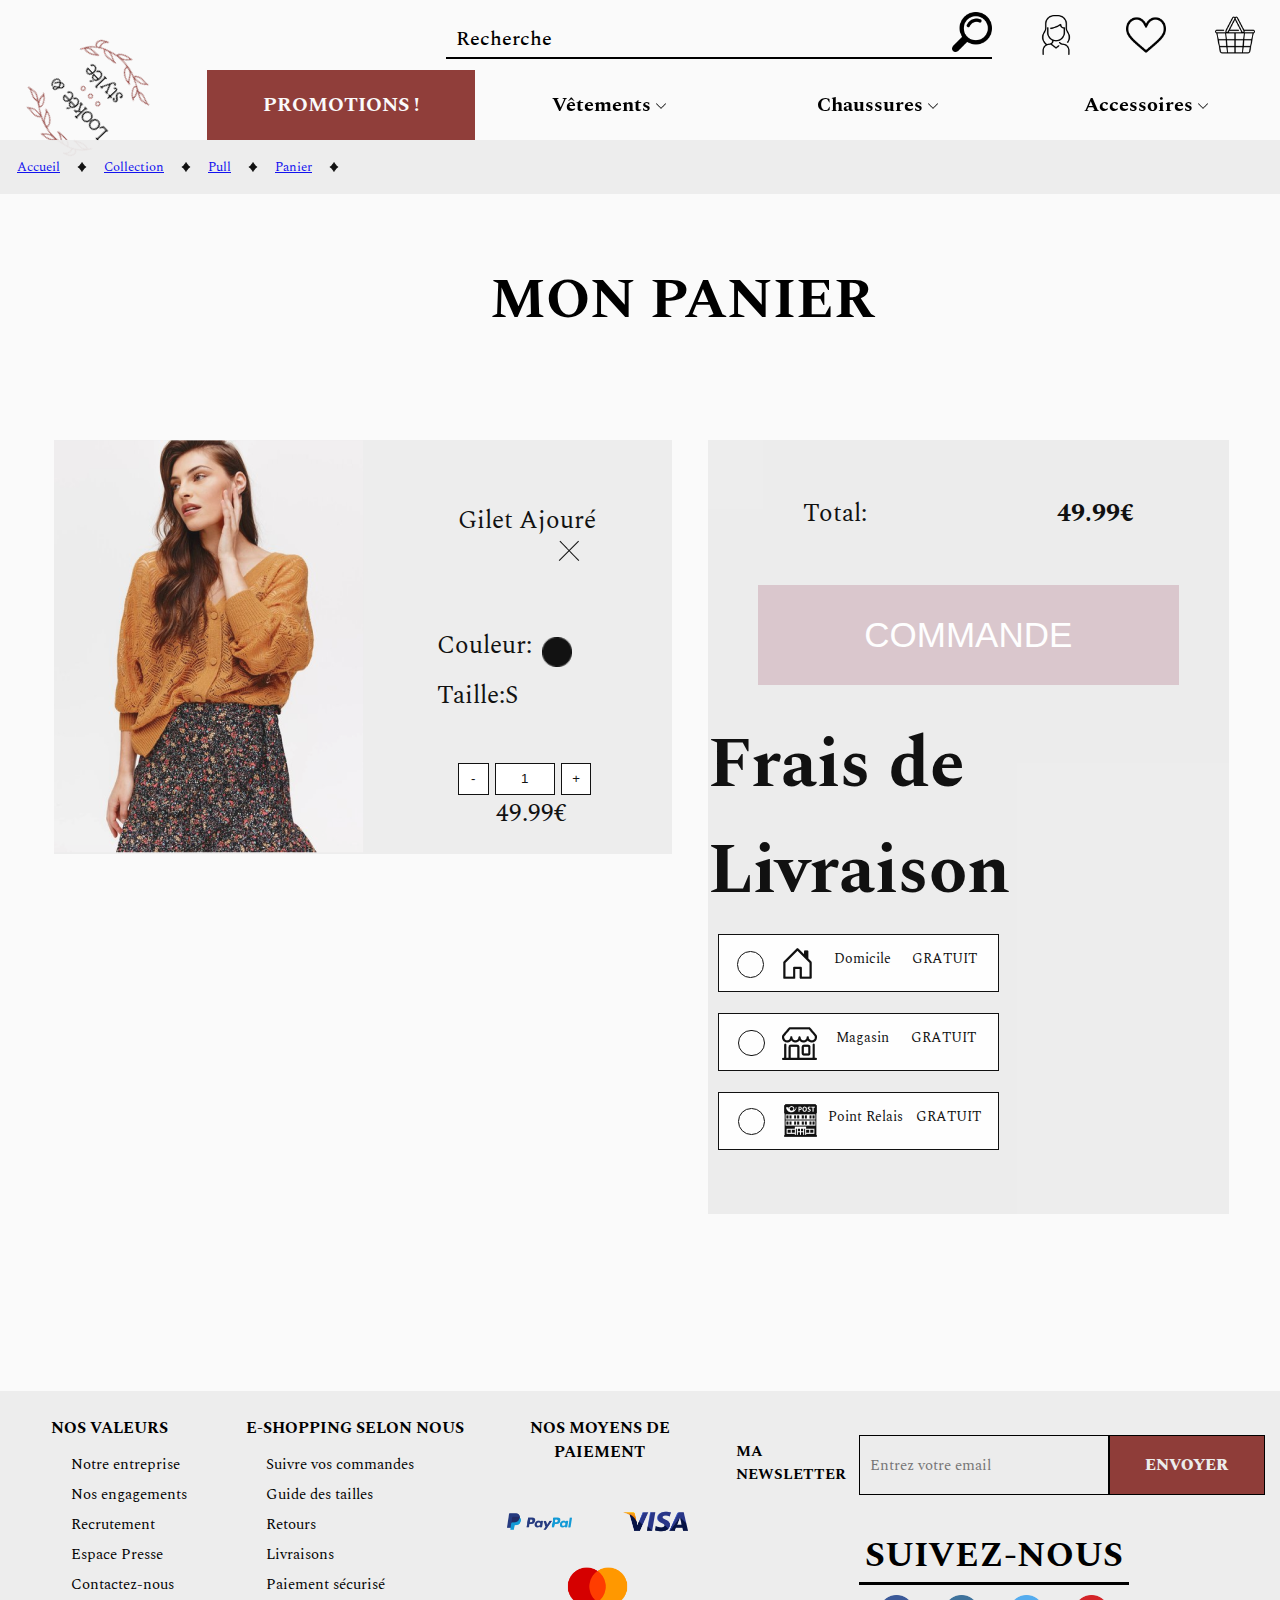
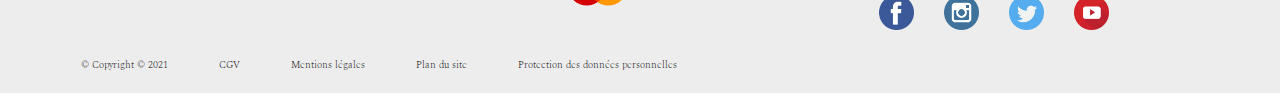
<file: Panier.html>
<!DOCTYPE html>
<html lang="fr">
<head>
    <meta charset="UTF-8">
    <meta http-equiv="X-UA-Compatible" content="IE=edge">
    <meta name="viewport" content="width=device-width, initial-scale=1.0">
            <!-- SPECTRAL -->
            <link rel="preconnect" href="https://fonts.googleapis.com">
            <link rel="preconnect" href="https://fonts.gstatic.com" crossorigin>
            <link href="https://fonts.googleapis.com/css2?family=Spectral:ital,wght@0,200;0,300;0,400;0,500;0,600;0,700;0,800;1,200;1,300;1,400;1,500;1,600;1,700;1,800&display=swap" rel="stylesheet">
    <title>Panier</title>
    <link rel="stylesheet" href="style.css">
</head>
<body>
    <header class="headerGrid">

<!------------------------------ LOGO ---------------------------->

        <div class="headerlogo">
            <div class="headerLogoSize">
            <a href="index.html"><img src="Images/logo1.png" alt="logo_de_la_marque"></a>
            </div>
        </div>

<!------------------------------ RECHERCHE ---------------------------->

        <div class="headerRecherche headerFlexbox">
            <div class="headerRechercheBoite headerFlexbox">
                <p>Recherche</p>
                <img class="headerRechercheImage" src="Icones/loupe.png" alt="icone_en_forme_de_loupe">
            </div>
        </div>

<!------------------------------ ICONES ---------------------------->

        <div class="headerIcone headerFlexbox">
            <img src="Icones/woman.png" alt="icone_en_forme_de_femme">
            <img src="Icones/heart.png" alt="icone_en_forme_de_coeur">
            <img src="Icones/shopping-basket.png" alt="icone_en_forme_de_panier">
        </div>

<!------------------------------ CATEGORIES ---------------------------->

        <nav class="headerCategorie headerFlexbox">


            <div class=" headerFlexbox headerpromotion headerheartbeat">
                <p>PROMOTIONS !</p>

            </div>
            <div class="headerCategorieListe headerFlexbox">
                <button>Vêtements</button>
                <img src="Icones/arrowDown.png" alt="icone_en_forme_de_fleche">
                <ul class="headerdropdownChild">
                    <li><a href="#">Manteaux</a></li>
                    <li><a href="#">Pulls-Over</a></li>
                    <li><a href="#">Pantalons</a></li>
                    <li><a href="#">Robes</a></li>
                    <li><a href="#">Jupes</a></li>
                    <li><a href="#">Tee-shirts</a></li>
                </ul>
            </div>
            <div class="headerCategorieListe headerFlexbox">
                <button>Chaussures</button>
                <img src="Icones/arrowDown.png" alt="icone_en_forme_de_fleche">
                <ul class="headerdropdownChild">
                    <li><a href="#">Bottes</a></li>
                    <li><a href="#">Baskets</a></li>
                    <li><a href="#">Escarpins</a></li>
                    <li><a href="#">Ballerines</a></li>
                    <li><a href="#">Derbies</a></li>
                </ul>
            </div>
            <div class="headerCategorieListe headerFlexbox">
                <button>Accessoires</button>
                <img src="Icones/arrowDown.png" alt="icone_en_forme_de_fleche">
            </div>
        </ul>
               
    </header>
                    <!----------  CHEMIN  -------->

    <section id="chemin">
        <nav>
            <div class="headerChemin headerFlexbox">
                <a href="index.html"><p>Accueil</p></a>
                <img src="Images/Christina/symbole-de-diamant 10x10.png" alt="icone_en_forme_de_losange">
                <!-- ACCUEIL -->
                <a href="collection.html"><p>Collection</p></a>
                <img src="Images/Christina/symbole-de-diamant 10x10.png" alt="icone_en_forme_de_losange">
                <!-- COLLECTION -->
                <a href="individuel.html"><p>Pull</p></a>
                <img src="Images/Christina/symbole-de-diamant 10x10.png" alt="icone_en_forme_de_losange">
                <!-- INDIVIDUEL -->
                <a href="Panier.html"><p>Panier</p></a>
                <img src="Images/Christina/symbole-de-diamant 10x10.png" alt="icone_en_forme_de_losange">
            </div>
        </nav>
    </section>

    <div id="headerResponsiveBarre">
        <div class="headerToggleButton" id="headerToggleButton">
          <span></span>
          <span></span>
          <span></span>
        </div>

        <ul>
            <a href="index.html"><li class="liste">Accueil</li></a>
            <a href="collection.html"><li class="liste">Vêtements</li></a>
            <a href="#"><li class="liste">Chaussures</li></a>
            <a href="#"><li class="liste">Accessoires</li></a>
        </ul>
    </div>
    
                    <!----------  PANIER  -------->
        
        <div class="paniertitre panierflex">
            <h1>MON PANIER</h1>
        </div>
    <section id="panierC" class="panierflex">
            <!----------  Picture  -------->
        <div class="panierarticle panierflex"> 

            <div class="panierdetail">
                <!-- Nom article + supp -->
            <div class="panierpull"><p>Gilet Ajouré</p></div>

            <a href="individuel.html">
                <div class="paniersupp panierflex" >
                    <img src="Images/Christina/supprimer.png" alt="croix">
            </a> 
          
        </div>
            
            <!-- Couleur + selection de couleur -->
            <div class="panierct panierflex">
                <p class="black panierflex">Couleur:
                <img class="rblack panierflex" src="Images/Christina/couleur.png" alt="icone noire"></p>
                
                <p>Taille:<span class="taille">S</span></p>
            </div>
            
            <!-- Size  -->
                 <div class="paniersize">
                     
                 </div>
                <div class="paniercounter">
                    <class="button">
                    <button class="panierbutton1" type="submit">-</button>
                    <class="button">
                    <button
                    class="panierbutton"type="submit">1</button>

                    <class="button">
                    <button class="panierbutton1" type="submit">+</button><span class="panierprix">49.99€</span> 
                </div>
            </div>
        </div>
    </div>

            <!----------  PAIEMENT  -------->
        <section id="panierpaiement">
            <div class="paniertotal panierflex">Total:<span class="panierprix2">49.99€</span></div>
            <!-- BOUTON COMMANDE -->
            <div class="paniercommandeBouton">
                <a href="paiement.html">
                    <button
                    class="panierpbutton"
                    type="button">COMMANDE</button>
                </a>
            </div>
            <section id="panierlivraison" class="panierflex">
            <!-- FRAIS DE LIVRAISON -->
            <div class="frais panierflex"><h1>Frais de Livraison</h1></div>

            <!-- TYPE DE LIVRAISON -->
            <div class="paniermaison panierflex" >
                <input type="checkbox" class="panierboutton"/>
                <img src="Images/Christina/maison.png" alt="logo maison">
                <p class="panierchan">Domicile</p>
                <p class="panierchan">GRATUIT</p> 
            </div>
            <div class="paniermagasin panierflex">
                <input type="checkbox" class="panierboutton"/>
                <img src="Images/Christina/magasin.png" alt="logo magasin">
                <p class="panierchan">Magasin</p>
                <p class="panierchan">GRATUIT</p> 
            </div>
            <div class="pr panierflex">
                <input type="checkbox" class="panierboutton prb "/>
                <img class="pri" src="Images/Christina/point relais.png" alt="logopr">
                <p class=" panierchan">Point Relais</p>
                <p class=" panierchan">GRATUIT</p> 
            </div>
        </section>
        </section>
    </section>




































































    




<!------------------------------ FOOTER ---------------------------->

    <footer class="footerGrid">

    <!------------------------------ 3 BLOCS ---------------------------->
    
            <div class="footerValeur footerBlocSize">
                <h3>NOS VALEURS</h3>
                <p class="footerBlocP">Notre entreprise</p>
                <p class="footerBlocP">Nos engagements</p>
                <p class="footerBlocP">Recrutement</p>
                <p class="footerBlocP">Espace Presse</p>
                <p class="footerBlocP">Contactez-nous</p>
            </div>
    
            <div class="footerShopping footerBlocSize">
                <h3>E-SHOPPING SELON NOUS</h3>
                <p class="footerBlocP">Suivre vos commandes</p>
                <p class="footerBlocP">Guide des tailles</p>
                <p class="footerBlocP">Retours</p>
                <p class="footerBlocP">Livraisons</p>
                <p class="footerBlocP">Paiement sécurisé</p>
            </div>
    
            <div class="footerPaiement footerFlexbox footerBlocSize">
                <h3>NOS MOYENS DE PAIEMENT</h3>
                <div class="footerContainerPaiement1 footerFlexbox footerBlocP">
                    <img src="Icones/paypal.png" alt="icone_paypal">
                    <img src="Icones/visa.png" alt="icone_visa">
                </div>
                <div class="footerContainerPaiement2 footerFlexbox footerBlocP">
                    <img src="Icones/icons8-logo-mastercard-480.png" alt="icone_mastercard">
                </div>
            </div>
    
        <!------------------------------ NEWSLETTER ---------------------------->
    
            <div class="footerNewsletter footerFlexbox">
                <div class="footerNewsletterContainer footerFlexbox">
                    <p>MA<br>NEWSLETTER</p>
                    <div class="footerFlexbox">
                        <input type="email" name="email" placeholder="Entrez votre email">
                        <a href="mailto:lookée&stylée@shop.com"><button type="submit">ENVOYER</button></a>
                    </div>
                </div>  
            </div>
    
        <!------------------------------ RESEAUX SOCIAUX ---------------------------->
    
            <div class="footerBoiteRs footerFlexbox">
                <div class="footerRs footerFlexbox">
                    <p>SUIVEZ-NOUS</p>
                    <div class="footerContainerRs footerFlexbox">
                        <a href="https://www.facebook.com/" target="blank" id="facebook"><img src="Icones/facebookColor.png" alt="icone_facebook"></a>
                        <a href="https://www.instagram.com/" target="blank"><img src="Icones/instagramColor.png" alt="icone_instagram"></a>
                        <a href="https://twitter.com/" target="blank"><img src="Icones/twitterColor.png" alt="icone_twitter"></a>
                        <a href="https://www.youtube.com/" target="blank"><img src="Icones/youtubecolor.png" alt="icone_youTube"></a>                </div>
                </div>
            </div>
    
        <!------------------------------ COPYRIGHT ---------------------------->
    
            <div class="footerCopy footerFlexbox">
                <p>© Copyright © 2021</p>
                <p>CGV</p>
                <p>Mentions légales</p>
                <p>Plan du site</p>
                <p>Protection des données personnelles</p>
            </div>
        </footer>
        <script src="https://cdnjs.cloudflare.com/ajax/libs/gsap/3.8.0/gsap.min.js"></script>

        <script src="./script.js" type="text/javascript" ></script>
    </body>
    </html>
</file>
<file: style.css>
/* color: background:rgba(132, 41, 37, .9); Rouge
   opacity: 90%;
   color: #ECECEC;  rgb(236, 236, 236)    Chemin de direction 
   opacity: 93%;
   color: #ECECEC;      footer
   opacity: 25%;
   color: #FAFAFA;      Blanc
   color: #000000;      Noir

   font-family: 'Spectral', serif;

     */

/* ----------- S'applique au contenu de toutes les pages  --------- */
/*  ----------------------------- HEADER -------------------------- */

* {
    margin: 0;
    padding: 0;
    box-sizing: border-box;
}

/**
 * ----------------------------------------
 * animation heartbeat
 * ----------------------------------------*/

@keyframes headerheartbeat {
    from {
        transform: scale(1);
        transform-origin: center center;
        animation-timing-function: ease-out;
    }
    10% {
        transform: scale(0.91);
        animation-timing-function: ease-in;
    }
    17% {
        transform: scale(0.98);
        animation-timing-function: ease-out;
    }
    33% {
        transform: scale(0.87);
        animation-timing-function: ease-in;
    }
    45% {
        transform: scale(1);
        animation-timing-function: ease-out;
    }
}

/**
* ----------------------------------------
* animation slide-in-left
* ----------------------------------------*/

@keyframes headerCheminslide-in-left {
    0% {
        transform: translateX(-1000px);
        opacity: 0;
    }
    100% {
        transform: translateX(0);
        opacity: 1;
    }
}

/**
* ----------------------------------------
* animation carroussel
* ----------------------------------------*/

@keyframes glisse {

    0% {
        transform: translateX(0);
    }
    10% {
        transform: translateX(0);
    }
    23% {
        transform: translateX(-500px);
    }
    33% {
        transform: translateX(-500px);
    }
    46% {
        transform: translateX(-1000px);
    }
    56% {
        transform: translateX(-1000px);
    }
    66% {
        transform: translateX(-1500px);
    }
    76% {
        transform: translateX(-1500px);
    }
    100% {
        transform: translateX(0);
    }
}

body {
    background: #FAFAFA;
    font-family: 'Spectral', serif;
    font-size: clamp(12px, 2em, 13px);
}

header {
    font-size: clamp(15px, 2em, 20px);
    font-weight: bold;
    height: 140px;
    width: 100%;
    grid-template-columns: 207px repeat(4, 1fr);
    grid-template-rows: repeat(3, 70px);
    grid-template-areas: "logo rech rech rech icone" "logo cat cat cat cat" "chemin chemin chemin chemin chemin";
    /* margin-bottom: 60px; */
}
#headerResponsiveBarre{
    display: none;
}
header img {
    width: 40px;
    height: 40px;
}

.headerFlexbox {
    display: flex;
}

.headerGrid {
    display: grid;
}

/* -------------------------------------------------------------------------- */
/* ---------------------------------- LOGO ---------------------------------- */
/* -------------------------------------------------------------------------- */

.headerlogo {
    grid-area: logo;
    margin-top: 30px;
    width:auto;
    display: flex;
    justify-content: center;
    align-items: center;
}

.headerLogoSize {
    width: auto;
    height: auto;
}

/* -------------------------------------------------------------------------- */
/* ------------------------------- RECHERCHE -------------------------------- */
/* -------------------------------------------------------------------------- */

.headerRecherche {
    grid-area: rech;
    justify-content: flex-end;
    align-items: center;
}

.headerRechercheBoite {
    border-bottom: 2px solid black;
    margin-right: 20px;
    align-items: center;
}

.headerRecherche p {
    margin: 0 0 -10px 10px;
    font-weight: 500;
}

.headerRechercheImage {
    margin: 0 0 5px 400px;
}

/* -------------------------------------------------------------------------- */
/* -------------------------------- ICONES ---------------------------------- */
/* -------------------------------------------------------------------------- */

.headerIcone {
    grid-area: icone;
    justify-content: space-around;
    align-items: center;
}

/* -------------------------------------------------------------------------- */
/* ------------------------------ CATEGORIES -------------------------------- */
/* -------------------------------------------------------------------------- */

.headerCategorie img, .headerChemin img {
    width: 10px;
    height: 10px;
}

.headerheartbeat {
    animation: headerheartbeat 1.5s ease-in-out 10 both;
}

.headerpromotion {
    background: rgba(132, 41, 37, .9);
    color: #FAFAFA;
    justify-content: center;
    align-items: center;
    height: 70px;
}

.headerCategorie {
    grid-area: cat;
    text-align: center;
}

.headerCategorie div {
    width: 100%;
}

.headerCategorie a {
    display: block;
    text-decoration: none;
    color: black;
}

.headerCategorieListe {
    height: 70px;
    position: relative;
    display: inline-block;
}

.headerCategorieListe button {
    border: none;
    background: none;
    font-size: clamp(15px, 2em, 20px);
    font-weight: bold;
    font-family: 'Spectral', serif;
    margin-top: 20px;
}

/* ---------------------- MENU DEROULANT ------------------------------------ */

.headerdropdownChild {
    display: none;
    border-radius: 20px;
    background: rgba(236, 236, 236, .93);
    min-width: 50px;
    z-index: 1000;
    position: sticky;
    list-style: none;
    font-weight: 100;
}

.headerdropdownChild a {
    text-decoration: none;
    display: block;
}

.headerCategorieListe:hover .headerdropdownChild {
    display: block;
    width: 100%;
}

.headerdropdownChild li a:hover {
    font-weight: 500;
    color: rgba(132, 41, 37, .9);
}

#headerResponsiveBarre{
    display: none;
}

/* -------------------------------------------------------------------------- */
/* -------------------------------- CHEMIN ---------------------------------- */
/* -------------------------------------------------------------------------- */

.headerChemin {
    font-weight: normal;
    grid-area: chemin;
    background: #ECECEC;
    opacity: 93%;
    align-items: center;
}

.headerChemin span {
    font-weight: bold;
}

.headerChemin p {
    padding: 17px;
}

.headerCheminslide-in-left {
    animation: headerCheminslide-in-left 2s cubic-bezier(0.250, 0.460, 0.450, 0.940) both;
}

.accueilHeaderChemin {
    justify-content: center;
    align-items: center;
}

/* ------------------------------------- PAGE D'ACCUEIL --------------------------------- */
/*  --------------------------------------- MAGALI -------------------------------------- */
/* --------------------------------- CLASS : .accueilxxxxx ------------------------------ */
/* -------------------------------- ECRIRE SOUS CETTE LIGNE ----------------------------- */

.accueilFlexbox {
    display: flex;
}

.accueilGrid {
    display: grid;
}

.accueilMain img {
    display: block;
    max-width: 100%;
}

.accueilBg, .accueilBgText {
    flex-direction: column;
    text-align: center;
    margin-top: 78px;
}

.accueilBg {
    margin-top: 70px;
    font-size: clamp(9px, 4em, 20px);
}

.accueilBgText h1 {
    font-size: clamp(15px, 4em, 48px);
}

.accueilBgText p {
    font-size: clamp(9px, 4em, 15px);
}

.accueilBgText button {
    border: 1px solid black;
    color: black;
    width: 160px;
    height: 40px;
    background: transparent;
    border-radius: 5px;
    font-size: clamp(9px, 4em, 20px);
    font-family: 'Spectral', serif;
    margin: 16px 0 32px 0;
}

.accueilBgText button:hover {
    color: #FAFAFA;
    font-weight: 500;
    background: rgba(132, 41, 37, .7);
    border: none;
}

/*  ------------------ CARROUSSEL ------------------- */

.accueilslider {
    width: 100%;
    height: auto;
    overflow: hidden;
}

.slides {
    width: 100%;
    animation: glisse 10s infinite;
}

.slide {
    float: left;
}

/*  ------------------ COUPS DE COEUR ------------------- */

.accueilTitre {
    justify-content: center;
    align-items: center;
    font-size: 25px;
    font-weight: 600;
}

.accueilTitre img {
    height: 20px;
    width: 20px;
    margin: 15px;
}

.accueilTitre h2 {
    margin: 78px 0;
}

/*  ------------------------ COUPS DE COEUR PHOTOS ------------------- */

.accueilPhoto {
    height: 100vh;
    margin: 0 auto 50px;
    width: 80%;
    grid-template-columns: 16.68% 23.79% 15.7% 16.19% 9.21% 9.21% 9.22%;
    grid-template-rows: 23% 15% 12% 10% 17% 23%;
    grid-template-areas: "p1 p1 p9 p9 p10 p10 p10" "p2 p3 p8 p8 p11 p12 p13" "p2 p6 p8 p8 p14 p14 p14" "p4 p6 p8 p8 p14 p14 p14" "p4 p6 p8 p8 p15 p16 p16" "p5 p7 p19 p18 p17 p16 p16";
    grid-gap: 10px;
}

.accueilPhoto div {
    border-radius: 20px;
    justify-content: center;
    align-items: center;
}

.accueilPhoto a {
    text-decoration: none;
    color: transparent;
    padding: 20px;
    font-size: clamp(20px, 4em, 30px);
}

.accueilp a:hover {
    color: black;
    background: rgba(236, 236, 236, .8);
    border-radius: 20px;
    text-align: center;
}

.p1 {                    /*Matière*/
    grid-area: p1;
    background: url(Images/Accueil/p1.jpeg) no-repeat center / cover;
}

.p2 {                     /*Chapeau*/
    grid-area: p2;
    background: url(Images/Accueil/p2.jpeg) no-repeat bottom center / cover;
}

.p3 {                     /*Texte*/
    grid-area: p3;
    background: rgba(132, 41, 37, .9);
}

.accueilPhotoTexte p{
    font-size: clamp(20px, 4em, 40px);
    font-weight: 700;
    text-align: center;
    color: #FAFAFA;
}

.accueilPhotoTexte span {
    font-size: clamp(10px, 4em, 16px);
    font-weight: 300;

}

.p4 {                      /*Jupe*/
    grid-area: p4;
    background: url(Images/Accueil/p4.jpeg) no-repeat center / cover;

}

.p5 {                    /*Baskets*/
    grid-area: p5;
    background: url(Images/Accueil/p5.jpeg) no-repeat center / cover;
}

.p6 {                    /*Manteaux*/
    grid-area: p6;
    background: url(Images/Accueil/p6.jpeg) no-repeat center / cover;
}

.p7 {                    /*Tee - Shirt*/
    grid-area: p7;
    background: url(Images/Accueil/p7.jpeg) no-repeat center / cover;
}

.p8 {                    /*Pulls*/
    grid-area: p8;
    background: url(Images/Accueil/p8.jpeg) no-repeat center / cover;
}

.p9 {                   /*Bonnets*/
    grid-area: p9;
    background: url(Images/Accueil/p9.jpeg) no-repeat top center / cover;
}

.p10 {                  /*Pantalons*/
    grid-area: p10;
    background: url(Images/Accueil/p10.jpeg) no-repeat bottom center / cover;
}

.p11 {                  /*Bijoux*/
    grid-area: p11;
    background: url(Images/Accueil/p11.jpeg) no-repeat center / cover;
}

.p12 {                  /*Bijoux*/
    grid-area: p12;
    background: url(Images/Accueil/p12.jpeg) no-repeat center / cover;
}

.accueilPhotoBijoux a:hover{
    padding: 0px;
    border-radius: 5px;
}

.p13 {                  /*Bijoux*/
    grid-area: p13;
    background: url(Images/Accueil/p13.jpeg) no-repeat center / cover;
}

.p14 {                     /*Texte*/
    grid-area: p14;
    background: rgba(132, 41, 37, .9);
}

.p15 {                      /*Sacs*/
    grid-area: p15;
    background: url(Images/Accueil/p15.jpeg) no-repeat center / cover;
}

.accueilSac a:hover{
    padding: 5px;
}

.p16 {                      /*Robes*/
    grid-area: p16;
    background: url(Images/Accueil/p16.jpeg) no-repeat center / cover;
}

.p17 {                      /*Bottes*/
    grid-area: p17;
    background: url(Images/Accueil/p17.jpeg) no-repeat right center / cover;
}

.accueilPhotoBottes:hover {
    line-height: 20px;
}

.p18 {                      /* Echarpe*/
    grid-area: p18;
    background: url(Images/Accueil/p18.jpeg) no-repeat center / cover;
}

.accueilEcharpe a:hover{
    padding: 10px;
}


.p19 {                      /*Ceinture*/
    grid-area: p19;
    background: url(Images/Accueil/p19.jpeg) no-repeat center / cover;
}

.accueilPhotoCeinture a:hover{
    padding: 10px;
}

/* ----------------------------- ENGAGEMENTS ------------------------- */

.accueilEngagementCont {
    width: 60%;
    height: auto;
    margin: 0px auto;
    justify-content: space-between;
    align-items: center;
    gap: 10px;
    font-size: clamp(10px, 4em, 14px);
    font-weight: 100;
}

.accueilEngagementIcone {
    background: rgba(236, 236, 236, .93);
    width: 180px;
    height: 130px;
    border-radius: 20px;
    flex-direction: column;
    justify-content: center;
    align-items: center;
    text-align: center;
}

.accueilEngagementIcone img {
    width: 30px;
    height: 30px;
    margin-bottom: 5px;
}

.accueilEngagementIcone h4 {
    font-size: clamp(12px, 4em, 15px);
    font-weight: 600;
}

.accueilEngagementIconeStar {
    justify-content: space-between;
}

.accueilEngagementIconeStar img {
    height: 20px;
    width: 20px;
    margin-bottom: 10px;

}


/* ------------------ PAGE COLLECTION ------------------- */
/*  --------------------- MARIAM ------------------------ */
/* --------------- CLASS : .collectionxxxxx ------------- */
/* -------------- ECRIRE SOUS CETTE LIGNE --------------- */

      /* h2 */
      .collectionh2{
        text-align: center;
        padding-top: 67px;
        font-size: 50px;
        
    }
    
                    /* header */
    .collectionheader{
        display: flex;
        justify-content: space-between;
       margin-left: 22px;
       margin-right: 22px;
    }
    
                            /* header button */
    
    .collectionheader button{
     background:#FAFAFA;
    border: none;
    margin-right: 50px;
    }
    
    
                    /* span header */
    .collectionheader span{
    font-family: Spectral;
    font-style: normal;
    font-weight: normal;
    font-size: 25px;
    }
    
                /* image coeur favoris */
    .collection-favoris img{
    background: white;
    }
    
    .collection-favoris{
        display: flex;
        align-items: flex-end;
        justify-content: right; 
    }
    
    
    
                    /* grid */
    
    #collection{
        background-color:#fafafa;
        display: grid;
        grid-template-columns: repeat(3, 1fr); 
        grid-gap: 50px;
        padding-left: 20px;
    }
    
                            /* image pull */
    .clpull1{
        background: url('pull collection/pull1.png') no-repeat center / cover;
        width: 378px;
        height: 489.27px;
    }
    
    .clpull2{
        
        background: url('pull collection/pull2.png') no-repeat center / cover;
        width: 378px;
        height: 489.27px;
    }
    
    .clpull3{
        background: url('pull collection/pull3.png') no-repeat center / cover;
        width: 378px;
        height: 489.27px;
    }
    
    .clpull4{
        
        background: url('pull collection/pull4.png') no-repeat center / cover;
        width: 378px;
        height: 489.27px;
    }
    
    .clpull5{
        
        background: url('pull collection/pull5.png') no-repeat center / cover;
        width: 378px;
        height: 489.27px;
    }
    
    .clpull6{
        
        background: url('pull collection/pull6.png') no-repeat center / cover;
        width: 378px;
        height: 489.27px;
    }
    
    .clpull7{
        
        background: url('pull collection/pull7.png') no-repeat center / cover;
        width: 378px;
        height: 489.27px;
    }
    
    .clpull8{
        background: url('pull collection/pull8.png') no-repeat center / cover;
        width: 378px;
        height: 489.27px;
    }
    
    .clpull9{
       
        background: url('pull collection/pull9.png') no-repeat center / cover;
        width: 378px;
        height: 489.27px;
    }
    
    
    
    
                            /* pargraphe pull */
    
    .collection-nom{
        margin-top: 10px;
        text-align: center;
        font-family: Spectral;
        font-style: normal;
        font-size: 25px;
    
    }
                                /* couleur */
    
    .collection-color{
        display: flex;
       justify-content: space-evenly;
        box-shadow: inset 0px 4px 4px rgba(0, 0, 0, 0.25);
        padding-top: 20px;
        box-shadow: none;
    
    }
    
    
                            /* taille */
    
    .collectiontaille{
        font-family: Spectral;
        font-style: normal;
        font-weight: 600;
        font-size: 24px;
        /* top: auto; */
    }
    
                        /* prix */
    .collection-galerie span{
    display: block;
    font-family: Spectral;
    font-style: normal;
    font-weight: bold;
    font-size: 25px;
    } 
    
    .collection-galerie a{
        text-decoration: none;
        color: black;
    }
    
    
    @media (max-width: 500px){
     #collection{
        grid-template-columns: repeat(2, 1fr);
     }   
     .clpull1{
        width: 160px;
        height: 266.8px
    }
    .clpull2{
        width: 160px;
        height: 266.8px
    }
    .clpull3{
        width: 160px;
        height: 266.8px
    }
    .clpull5{
        width: 160px;
        height: 266.8px
    }
    .clpull6{
        width: 160px;
        height: 266.8px
    }
    .clpull7{
        width: 160px;
        height: 266.8px
    }
    .clpull8{
        width: 160px;
        height: 266.8px
    }
    .clpull9 {
        width: 160px;
        height: 266.8px
    }
    
    
    
                /* couleur */
    .collection-color{
       display: none;   
    } 
    .collection-supprimer{
        display: none;
    }
    
                /* favoris */
    .collection-favoris{
        justify-content: right;
    }
    
    
    .collectionh2{
        font-size: 25px;
    }
    
    .collectionheader span{
        font-size: 15px;
    }
    
    .collection-nom{
        font-size: 15px;
    }
    
    .collectiontaille{
        font-size: 15px;
    }
    
    .collection-galerie span{
        font-size: 15px;  
    }
    
    }

/* -------------------- PAGE ROBE --------------------- */
/*  --------------------- ROSA ------------------------ */
/* ----------------- CLASS : .pullxxxxx --------------- */
/* ------------- ECRIRE SOUS CETTE LIGNE -------------- */

.pullflex {
    display: flex;
}

.pullsection {
    font-family: 'spectral', sans-serif;
    background: #FAFAFA;
    height: 100vh;
    /* taille de la section à adapter à tes besoins*/
    margin: 3%;
}

/* BLOC PHOTOS */


     .pullphoto{
    background: url(Images/Rosa/gilet-ajoure-decollete-v-face.png) no-repeat;   
    height: 890px;
    width:633px;  
     margin-bottom: 40px;
     justify-content: flex-end;  
} 

 .pullphoto:hover{
    background: url(Images/Rosa/gilet-ajoure-decollete-v-dos.png) no-repeat;
    height: 890px;
    width:633px;  
}  

 

.pullpicture img,
.pullphoto img {

    width: 20px;
    height: 20px;
    color: black;
    background: white;
  } 


/* BLOC DROIT */

.pulldescription {

    width: 600px;
    flex-direction: column;
    align-items: center;
    padding-top: 50px;
    padding-left: 50px;
}

/*  NOM PULL */

.pulltitre h1 {
    font-size: 30px;
    padding-right: 200px;
    padding-bottom: 40px;

}

/* ETOILES AVIS */

.pullstar img {
    height: 20px;
    width: 20px;

}

/* bloc infos a partir du prix */

.pullcontainer {
    flex-direction: column;
    align-items: center;
}

/* LE PRIX */

.pullcontainer span {
    font-size: 25px;
    font-weight: bold;
}

/* LES COULEURS */

.pullcouleur img {
    height: 20px;
    width: 20px;
    margin: 40px 10px;
}

/* LES TAILLES */

.pulltaille p {
    font-size: 20px;
    padding-bottom: 40px;
    padding-right: 20px;
    padding-left: 20px; 
  
}

/* BOUTONS */

.pullbouton {
    flex-direction: column;
    margin-bottom: 50px;
}

.pullbouton button {
    width: 300px;
    height: 50px;
    background: black;
    border-radius: 12px;
    font-size: 15px;
    justify-content: center;
    gap: 13px;
    margin-bottom: 10px;
    color: white;
    border: none;
    font-family: 'spectral', sans-serif;
}

.pullbouton .rose{
    background:#C49CA8 ;
    color: black;
}
.pullbouton button:hover{
    background: rgba(132, 41, 37, .9);
}
.pullbouton .rose {
    background: #C49CA8;

}


/*  DETAILS DE L'ARTICLE  */

.pullliste{
         flex-direction: column;
         justify-content: center;
         align-items: center;
         padding:50px;
         width:300px;
         border-radius:12px ;
        background:  #ECECEC;
     }

.pullliste h3{
         padding-top: 20px;
     }

.pulllavage img{
 width: 20px;
 height: 20px;
 margin-top: 10px;
}

.pullliste {
    flex-direction: column;
    justify-content: center;
    align-items: center;
    padding: 50px;
    width: 300px;
    border-radius: 12px;
    background: #ECECEC;
    
}

.pullliste h2 {
    padding-bottom: 20px;
}


/* BLOCS RECOMMANDATIONS */

.pullrecommandation{
    flex-direction: column;
}

.pullrecommandation h2 {
    
    font-size: 30px;
    padding-bottom: 40px;
}


.pullsection2 {
    margin-bottom: 200px;
}

.pullpicture1{
    background: url('Images/Rosa/Pullviolet.png') no-repeat center/cover;
    height: 400px;
    width: 300px;
    margin-right: 10px;
    justify-content: flex-end;
}

.pullpicture2 {
    background: url('Images/Rosa/pullrose.png') no-repeat center/cover;
    height: 400px;
    width: 300px;
    margin-right: 10px;
    justify-content: flex-end;
}

.pullpicture3{
    background: url('Images/Rosa/Pullvert.png') no-repeat center/cover;
    height: 400px;
    width: 300px;
    margin-right: 10px;
    justify-content: flex-end;
}

.pullpicture4{
    background: url('Images/Rosa/Pullclair.png') no-repeat center/cover;
    height: 400px;
    width: 300px;
    justify-content: flex-end;
}




@media(max-width:500px){
    
    #headerResponsiveBarre{
        display: none;
    }
        #headerResponsiveBarre{
            display: none;
        }
        .headerCategorieListe{
            display: none;
        }
        .headerLogoSize, .headerRecherche{
            display: block;
        }
         #headerResponsiveBarre{
            position: absolute;
            width: 230px;
            height: 100%;
            background: rgba(132, 41, 37, 1);
            left: -230px;
            transition: .5s ease-out;
            z-index: 4;
        }
        
        #headerResponsiveBarre a{
            text-decoration: none;
        }
        
        .headerToggleButton{
            position: absolute;
            top: 20px;
            left: 250px;
            cursor: pointer;
            height: 50px;
            width: 50px;
        }
        
        .headerToggleButton span{
            width: 60px;
            height: 10px;
            border-radius: 5px;
            background: rgba(132, 41, 37, 1);
            display: block;
            margin-top: 4px;
            transition: .5s ease;
        }
        
        .liste{
            color: #fafafa;
            list-style-type: none;
            font-size: 30px;
            cursor: pointer;
            padding-left: 5px;
            text-decoration: none;
        }
        
        .liste:hover{
            background: rgba(236,236,236, 0.5);
            color: #fafafa;
        }
        
        #headerResponsiveBarre.active{
            left: 0;
        }
        
        #headerResponsiveBarre.active .headerToggleButton{
            top: 2.8rem;
            left: 235px;
        }
        
        #headerResponsiveBarre.active span{
            position: absolute;
        }
        #headerResponsiveBarre.active span:nth-child(1){
            transform: rotate(45deg);
        }
        
        #headerResponsiveBarre.active span:nth-child(2){
            opacity: 0;
        }
        #headerResponsiveBarre.active span:nth-child(3){
            transform: rotate(-45deg);
        }
   
.pullsection1{
    flex-direction: column;
    justify-content: center;
    align-items: center;
}

.pulltitre{
    flex-direction: column;
     /* justify-content: center; */
     align-items: center;  
} 

.pulltitre h1{
   text-align: center;
   padding-left: 170px;
}
.pullphoto, .pullphoto:hover{
   
    width:500px;
    height:600px;
}

.pullstar{
    padding-bottom: 25px;
}


.pullpicture3, .pullpicture4{
    display: none;
}

 .pullrecommandation h2{
              text-align: center;
              padding-top: 20px;
} 

.pullpicture1, .pullpicture2{
  width: 230px;
}


} 




 



/* -------------------- PAGE PANIER --------------------- */
/*  -------------------- CHRISTINA ---------------------- */
/* ----------------- CLASS : .panierxxxxx --------------- */
/* -------------- ECRIRE SOUS CETTE LIGNE --------------- */

.panierflex{
    display: flex;
}
.paniertitre, #panierC{
    font-family: 'Spectral', serif;
}
.paniertitre{
    justify-content: center;
    padding: 05% 0 97px 84px;
    font-size: 28px;
    font-weight: 700;
}
#panierC{
    justify-content: space-between;
    gap: 03%;
    margin-left: 54px;
    margin-right: 51px;
    margin-bottom: 177px;
}

            /* -------ARTICLE------ */

            /* TITRE */


        /* BLOCK ARTICLE */

.panierpull, .paniersize, .paniercounter{
    padding-left: 404px ;
    justify-content: center;
}
.panierpull, .paniersize, .paniercounter, .panierct, #panierpaiement{
    font-size: 25px;
}
/* SECTION PHOTO + NOM + SUPP */
.panierdetail{
     background: url(Images/Christina/Pull\ Christina.png) no-repeat;
     width: 100%;
}
.panierarticle, #panierpaiement{
    background: #ECECEC ;
    opacity: 93%;
}
.panierarticle{
    height: 414px;
}

.panierpull{
    padding-top:62px; 
}
.paniersupp{
    justify-content: flex-end;
    padding-right:15% ;
    padding-bottom:60px ;
}

/* SECTION COULEUR */


.panierct{
    flex-direction: column;
    padding-left: 62%;
}
.panierct img{
    border: transparent 10px solid;
}
.rblack{
    width: 50px;
}
/* SECTION TAILLE */

.paniercounter{
    padding-top: 42px;
}
.panierbutton1{
    border: black 1px solid;
    background: white;
    width: 30.55px;
    height: 32px;
    gap: 15.28px;
}
.panierbutton{
    border: black 1px solid;
    background: white;
    width: 60.34px;
    height: 32px;
}
.panierprix{
    padding: 38px;
}
    /* SECTION PANIER */
#panierpaiement{
    display: flex;
    flex-direction: column;
    align-items: center;
    gap: 20%;
    padding-bottom:54px ;
}
.paniertotal {
    justify-content: space-around;
    width: 100%;
    padding-top:55px ;
    padding-bottom: 25px;
}
.panierprix2{
    font-weight: 700;
}
.panierpbutton{
        border: 0;
        line-height: 100px;
        width:421.5px ;
        margin: 27px ;
        padding: 0 20px;
        font-size: 35px;
        text-align: center;
        color: #fff;
        background: rgba(196, 156, 168, 0.5);
    }
.panierpbutton:hover {
        background-color: rgba(132, 41, 37, .9);
    }
.frais{
    font-size: 35px;
}
#panierlivraison{
    flex-direction: column;
    justify-content: center;
}

.paniermaison, .paniermagasin, .pr{
    border: solid black 1px;
    background: white;
    font-size: 14px;
    width:280.72px ;
    padding: 02%;
    margin: 02%;
    align-items: space-around;
    justify-content:space-around ;
}
.panierchan{
    padding: 01%;
}
.pri{
    padding-left: 4%;
}
.gratuitpr{
    padding-right: 02%;
}
.prb{
    margin-left: 2%;
}
.panierboutton {
    margin-top:2% ;
    width: 2em;
    height: 2em;
    background-color: white;
    border-radius: 50%;
    vertical-align: middle;
    border: 1px solid black;
    appearance: none;
    -webkit-appearance: none;
    outline: none;
    cursor: pointer;
}
.panierboutton:checked {
    border: white solid 2px;
    background-color: black;
}



@media (max-width:1269px) {
    #headerResponsiveBarre{
        display: none;
    }
    .paniertitre{
        font-size: 25px;
    }
    #panierC {
        flex-direction: column;
        align-items: center;
        justify-content: center;
    }

    .panierarticle, #panierpaiement{
        background: none;
    }
    .panierdetail{
 
        display: flex;
        flex-direction: column;
        background: url(Images/Christina/Pull\ Christina.png)no-repeat left;
        
   }
   .panierpull{
       display: flex;
       flex-direction: column;
}

#panierpaiement{
    display: flex;
    flex-direction: column;
    align-items: center;
    gap:30%;
}
}
@media (max-width:740px){
/* --------------------HEADER---------------- */
#headerResponsiveBarre{
    display: none;
}
    #headerResponsiveBarre{
        display: none;
    }
    .headerCategorieListe{
        display: none;
    }
    .headerLogoSize, .headerRecherche{
        display: block;
    }
     #headerResponsiveBarre{
        position: absolute;
        width: 230px;
        height: 100%;
        background: rgba(132, 41, 37, 1);
        left: -230px;
        transition: .5s ease-out;
        z-index: 4;
    }
    
    #headerResponsiveBarre a{
        text-decoration: none;
    }
    
    .headerToggleButton{
        position: absolute;
        top: 20px;
        left: 250px;
        cursor: pointer;
        height: 50px;
        width: 50px;
    }
    
    .headerToggleButton span{
        width: 60px;
        height: 10px;
        border-radius: 5px;
        background: rgba(132, 41, 37, 1);
        display: block;
        margin-top: 4px;
        transition: .5s ease;
    }
    
    .liste{
        color: #fafafa;
        list-style-type: none;
        font-size: 30px;
        cursor: pointer;
        padding-left: 5px;
        text-decoration: none;
    }
    
    .liste:hover{
        background: rgba(236,236,236, 0.5);
        color: #fafafa;
    }
    
    #headerResponsiveBarre.active{
        left: 0;
    }
    
    #headerResponsiveBarre.active .headerToggleButton{
        top: 2.8rem;
        left: 235px;
    }
    
    #headerResponsiveBarre.active span{
        position: absolute;
    }
    #headerResponsiveBarre.active span:nth-child(1){
        transform: rotate(45deg);
    }
    
    #headerResponsiveBarre.active span:nth-child(2){
        opacity: 0;
    }
    #headerResponsiveBarre.active span:nth-child(3){
        transform: rotate(-45deg);
    }

    /* ------------------PAGE------------------ */
    .paniertitre{
        padding-top:80px;
        padding-right:20% ;
        
        font-size: 20px;
    }
    .panierpull, .paniersize, .paniercounter, .panierct, #panierpaiement{
        font-size: 25px;
    }
    .panierdetail{
        display: flex;
        padding-top: 400px;
        flex-direction: column;
        align-items: flex-start;
        justify-content: center;
        background: url(Images/Christina/Pull\ Christina.png)no-repeat top;
        
   }
   .paniersupp{
       padding-left: 50%;
   }
   .panierpull{

       padding-top: 80%;
       padding-left: 20%;
}
.panierct, .paniercounter{
    padding-left: 20%;
}
#panierpaiement{
    display: flex;
    flex-direction: column;
    align-items: center;
    padding-top: 300px;
    gap:30%;
}
    .panierpbutton{
        border: 0;
        line-height: 100px;
        width:300px ;
        margin: 20px ;
        padding: 0 20px;
        font-size: 20px;
        text-align: center;
        color: #fff;
        background: rgba(196, 156, 168, 0.5);
    }

    .panierchan{
        padding-top:3% ;
    }
    .pri{
        padding-left: 2%;
    }
}



/* -------------------- PAGE PAIEMENT -------------------- */
/*  ---------------------- KAHINA ------------------------ */
/* ---------------- CLASS : .paiementxxxxx --------------- */
/* -------------- ECRIRE SOUS CETTE LIGNE ---------------- */

form#paiement {
    background: #ececec;
    -moz-border-radius: 5px;
    -webkit-border-radius: 5px;
    border-radius: 5px;
    margin: 30px;
    padding: 20px;
    width: 400px;
    border: 2px solid #C49CA8;
  }

  form#paiement fieldset {
    border: none;
    margin-bottom: 10px;
  }
  form#paiement fieldset:last-of-type {
    margin-bottom: 0;
  }

  form#paiement legend {
    color: black;
    font-size: 16px;
    font-weight: bold;
    padding-bottom: 10px;
    text-shadow: 0 1px 1px black;
  }

  form#paiement fieldset fieldset legend {
    color: #111111;
    font-size: 13px;
    font-weight: normal;
    padding-bottom: 0;
  }

  form#paiement ol li {
    background: #8B0000;
    background: rgba(255,255,255,.3);
    border-color: #8B0000;
    border-color: rgba(255,255,255,.6);
    border-style: solid;
    border-width: 2px;
    -moz-border-radius: 5px;
    -webkit-border-radius: 5px;
    border-radius: 5px;
    line-height: 30px;
    list-style: none;
    padding: 5px 10px;
    margin-bottom: 2px;
  }
  form#paiement ol ol li {
    background: none;
    border: none;
    float: left;
  }

  form#paiement label {
    float: left;
    font-size: 13px;
    width: 110px;
  }
  form#paiement fieldset fieldset label {
    background:none no-repeat left 50%;
    line-height: 20px;
    padding: 0 0 0 30px;
    width: auto;
  }


  .paiementicone img{
      height: 30px; width: 30px;
  }
 
  form#paiement fieldset fieldset label:hover {
    cursor: crosshair;
  }

  form#paiement input:not([type=radio]),
form#paiement textarea {
  background: #ececec;
  border: none;
  -moz-border-radius: 3px;
  -webkit-border-radius: 3px;
  -khtml-border-radius: 3px;
  border-radius: 3px;
  font: italic 13px spectral, sans-serif;
  outline: none;
  padding: 5px;
  width: 250px;
}
form#paiement input:not([type=submit]):focus,
form#paiement textarea:focus {
  background: #C49CA8;
}
form#paiement input[type=radio] {
  float: left;
  margin-right: 5px;
}

form#paiement button {
    background: #8B0000;
    border: none;
    -moz-border-radius: 20px;
    -webkit-border-radius: 20px;
    -khtml-border-radius: 20px;
    border-radius: 20px;
    color: #ffffff;
    display: block;
    letter-spacing: 1px;
    margin: auto;
    padding: 7px 25px;
    text-shadow: 0 1px 1px #000000;
    text-transform: uppercase;
  }
  form#paiement button:hover {
    background: black;
    cursor: pointer;
   }
  

.boxpaiement{
    display: flex;
    justify-content: space-around;
    
}
    
   
/* ----------------------------------BOITE DE COMMANDE----------------------------------- */
 

.commandepaiement, .protectionclient, #paiement{
  border: 2px solid #C49CA8;
  height: auto;
  width: 400px;
  margin: 30px;
  padding: 20px;
  -moz-border-radius: 5px;
  -webkit-border-radius: 5px;
  border-radius: 5px;



}
.col-text-droit{
    text-align: right;
} 
.ligne-bas{
     display: flex;
     justify-content: space-between;
 }

 .nom.pull{
     display: flex;
     /* flex-direction: column; */
 }
.h1paiement{
    font-size: x-large;
}


.align{
    display: flex;
    justify-content: flex-start;
}

.ligne-article{
    display: flex;
    justify-content: space-around;
    
    
}
@media(max-width:600px){

    

        .boxpaiement{
            padding-top: 50px;
        flex-direction: column;
        justify-content: space-around;
        align-items: center;

    }
}

/* -------------- NE PAS ECRIRE SOUS CETTE LIGNE ---------------- */
/* ----------------------- FOOTER ------------------------------- */

.footerGrid {
    display: grid;
}

.footerFlexbox {
    display: flex;
}

footer {
    background: rgba(236, 236, 236, .93);
    height: auto;
    font-size: 15px;
    padding: 20px 15px 10px 46px;
    grid-gap: 10px;
    grid-template-columns: 0.8fr repeat(2, 1fr) 2fr;
    grid-template-rows: repeat(2, 1fr) auto;
    grid-template-areas: "val shop pay new" " val shop pay rs" " cop cop cop .";
    margin-top: 60px;
}

footer h3 {
    font-size: clamp(12px, 2em, 16px);
}

footer img {
    width: 65px;
    height: 65px;
}

/* ----------------------- BLOCS ------------------------------- */

.footerBlocSize h3 {
    padding: 5px 0 10px 5px;
}

.footerPaiement h3 {
    text-align: center;
}

.footerValeur p, .footerShopping p {
    padding-left: 25px;
    line-height: 30px;
}

.footerValeur {
    grid-area: val;
}

.footerShopping {
    grid-area: shop;
}

/* ----------------------- PAIEMENT ------------------------------- */

.footerPaiement {
    grid-area: pay;
    flex-direction: column;
}

.footerPaiement h3 {
    padding: 5px 0 25px 5px;
}

.footerContainerPaiement1 {
    justify-content: space-around;
}

.footerContainerPaiement2 {
    justify-content: center;
}

/* ----------------------- NEWSLETTER ------------------------------- */

.footerNewsletter {
    grid-area: new;
    align-items: center;
}

.footerNewsletter input, .footerNewsletter button {
    border: 1px solid black;
    font-family: 'Spectral', serif;
}

.footerNewsletter p {
    font-size: clamp(12px, 4em, 15px);
    font-weight: bold;
    padding: 5px 13px;
}

.footerNewsletter input {
    background: rgba(236, 236, 236, 0.93);
    height: 60px;
    width: 250px;
    padding-left: 10px;
    font-size: clamp(12px, 4em, 15px);
}

.footerNewsletter button {
    background: rgba(132, 41, 37, .9);
    color: #ECECEC;
    border: 1px solid black;
    height: 60px;
    width: 156px;
    font-weight: 800;
    font-size: 16px;
}

/* ----------------------- RESEAUX SOCIAUX ------------------------------- */

.footerBoiteRs {
    justify-content: center;
}

.footerRs {
    grid-area: rs;
    flex-direction: column;
    width: 270px;
}

.footerRs p {
    font-size: clamp(20px, 4em, 35px);
    font-weight: bold;
    text-align: center;
    border-bottom: 3px solid black;
}

.footerContainerRs {
    padding-top: 10px;
    justify-content: center;
    gap: 30px;
}

.footerContainerRs img {
    height: 35px;
    width: 35px;
}

/* ----------------------- COPYRIGHT ------------------------------- */

.footerCopy {
    grid-area: cop;
    font-size: 10px;
    font-weight: 100;
    justify-content: space-around;
    padding: 10px;
}


/* ------------------------------------------------------------------*/
/* ----------------------------- RESPONSIVE -------------------------*/
/* ------------------------------------------------------------------*/
/* ------------------------------------------------------------------*/
/* -------------------- MEDIA QUERIES 1300PX -------------------------*/
/* ------------------------------------------------------------------*/

@media (max-width:1300px) {

    .accueilPhoto p{
        font-size: 20px;
    }

    .accueilPhoto span{
        font-size: 15px;
    }
}

/* ------------------------------------------------------------------*/
/* -------------------- MEDIA QUERIES 1300PX -------------------------*/
/* ------------------------------------------------------------------*/

@media (max-width:1130px) {

    .accueilEngagementIcone h4{
        font-size: 11px;
    }

    .accueilEngagementIcone p{
        font-size: 11px;
    }

/* ----------------------- RESEAUX SOCIAUX ---------------------------- */

    .footerGrid{
        margin: 38px auto;
        padding: 0;
        width: 100%;
        background: none;
        grid-gap: 20px;
        grid-template-columns: 1fr;
        grid-template-rows: auto ;
        grid-template-areas: "rs" "news" "blocval" "blocshop" "blocpay" "copyr";
    }

    .footerBoiteRs{
        grid-area: rs;
    }

/* ----------------------- NEWSLETTER ---------------------------- */

    .footerNewsletter{
        grid-area: news;
    } 

    .footerNewsletterContainer{
        flex-direction: column;
        margin: 0 auto;
    }

    .footerNewsletter p{
        padding: 0;
    } 


    .footerNewsletter input{
        background:#FAFAFA;
        height: 40px;
    }
    
    .footerNewsletter button{
        height: 40px;
        width: 110px;
    }

    .footerBlocSize{
        display: flex;
        margin: 0 auto;
        width: 90%;
        height: 50px;
        background: rgba(236, 236, 236, .93);
        align-items: center;
        border-radius: 5px;
        border-bottom: 2px solid rgba(132, 41, 37, .9);
       
    }

    .footerBlocSize h3{
        padding: 0 0 0 10px;
    } 

    .footerBlocSize p{
        line-height: 17px;
    }

    .footerBlocSize img{
        height: 40px;
        width: 40px;
        margin-right: 10px;
        
    }
    
    .footerValeur{
        grid-area: blocval;
        margin-top: 38px;
    }

    .footerShopping{
        grid-area: blocshop;
    }

    .footerPaiement{
        grid-area: blocpay;
        flex-direction: row;
    }

    .footerPaiement h3{
        margin-right: 25px;
    }

    .footerCopy{
        grid-area: copyr;
        background: rgba(236, 236, 236, .25);
        font-size: 8px;
    } 
    
}


/* ------------------------------------------------------------------*/
/* -------------------- MEDIA QUERIES 900PX -------------------------*/
/* ------------------------------------------------------------------*/


@media (max-width:900px) {

    .headerRecherche, .headerIcone, .headerCategorie, .p1, .p2, .p4, .p9, .p10, .p11, .p12, .p13, .p17, .p18{
        display: none;
    }

    .accueilPhoto{
        width: 100%;
        margin-bottom: 350px;
        grid-template-columns: 1fr 1fr 1fr;
        grid-template-rows: 80px 300px 300px 300px 80px;
        grid-template-areas: "p3 p3 p3" "p6 p15 p7" "p19 p19 p19" "p8 p5 p16" "p14 p14 p14";
        
    }

    .accueilPhoto p{
        font-size: 25px;
        font-weight: 500;
        text-align: center;
    }
}

/* ------------------------------------------------------------------*/
/* -------------------- MEDIA QUERIES 500PX -------------------------*/
/* ------------------------------------------------------------------*/

@media (max-width:500px) {     
    .headerGrid, .headerRecherche, .headerIcone, .headerCategorieListe, .headerChemin, .accueilslider, .accueilpRespons, .footerBlocP, .footerValeurResp, .footerPaiementIcones, .p7, .p16{
        display: none;  
    }

/* --------------------------- HEADER  ------------------------------*/
.headerLogoSize{
    display: block;
}
 #headerResponsiveBarre{
    display: block;
    position: absolute;
    width: 230px;
    height: 100%;
    background: rgba(132, 41, 37, 1);
    left: -230px;
    transition: .5s ease-out;
    z-index: 4;
}

#headerResponsiveBarre a{
    text-decoration: none;
}

.headerToggleButton{
    position: absolute;
    top: 20px;
    left: 250px;
    cursor: pointer;
    height: 50px;
    width: 50px;
}

.headerToggleButton span{
    width: 60px;
    height: 10px;
    border-radius: 5px;
    background: rgba(132, 41, 37, 1);
    display: block;
    margin-top: 4px;
    transition: .5s ease;
}

.accueilburgerliste{
    color: #fafafa;
    list-style-type: none;
    font-size: 30px;
    cursor: pointer;
    padding-left: 5px;
    text-decoration: none;
}

.accueilburgerliste:hover{
    background: rgba(236,236,236, 0.5);
    color: #fafafa;
}

#headerResponsiveBarre.active{
    left: 0;
}

#headerResponsiveBarre.active .headerToggleButton{
    top: 2.8rem;
    left: 235px;
}

#headerResponsiveBarre.active span{
    position: absolute;
}
#headerResponsiveBarre.active span:nth-child(1){
    transform: rotate(45deg);
}

#headerResponsiveBarre.active span:nth-child(2){
    opacity: 0;
}
#headerResponsiveBarre.active span:nth-child(3){
    transform: rotate(-45deg);
}

/* ------------- PAGE ACCUEIL  -----------*/

.accueilBgText{
    margin-top: 0;
    width: 100%;
    height: 90vh;
    background: fixed url(Images/Accueil/BackgroundResponsive.jpg) no-repeat center / cover;
    /* filter:contrast(50%); */
    /* color: rgba(250, 250, 250, 1); */
}

.accueilBgText h1{
    font-size: 30px;
    margin-top: 350px;  
}

.accueilBgText p{
    font-weight: 600; 
}


.accueilBgText button{
    border: 1px solid black;
}

/* -------------------------- TITRE---------------------------*/
    .accueilTitre h2{
        font-size: 27px;
        font-weight: 600;
        margin: 38px 0;
    }

    .accueilTitre img{
        height: 10px;
        width: 10px;
        margin: 9px;
    }

/* -------------------- COUP DE COEUR PHOTO -----------------------*/
    
    .accueilPhoto{
        grid-template-columns: 1fr 1fr;
        grid-template-rows: 80px 300px 300px 300px 80px;
        grid-template-areas: "p3 p3" "p6 p15" "p19 p19" "p8 p5" "p14 p14";
        margin-bottom: 350px ;
    }

    .accueilPhoto p{
        font-size: 25px;
        font-weight: 500;
        text-align: center;
    }

/* ----------------------- NOS ENGAGEMENTS ---------------------------- */

    .accueilEngagementCont{
        display: grid;
        width: 80%;
        margin: 0 auto;
        font-size: 10px;
        font-weight:300;
        grid-gap: 5px;
        grid-template-columns: repeat(2,1fr);
        grid-template-rows: repeat(2, auto);
        grid-template-areas: "livr reto" "paie satis";
    }
    
    .accueilEngagementIcone{
        width: 155px;
        height: 91px;
    }

    .accueilEngagementCont h4{
        font-size: 12px;
        font-weight: 600;
    }

    .accueilEngagementLivraison{
        grid-area: livr;
    }

    .accueilEngagementRetour{
        grid-area: reto;
    }

    .accueilEngagementPaiement{
        grid-area: paie;
    }

    .accueilEngagementSatisfaction{
        grid-area: satis;
    }
 
/* ----------------------- RESEAUX SOCIAUX ---------------------------- */

     .footerGrid{
        margin: 38px auto;
        padding: 0;
        width: 100%;
        background: none;
        grid-template-columns: 1fr;
        grid-template-rows: auto ;
        grid-template-areas: "rs" "news" "blocval" "blocshop" "blocpay" "copyr";
    }

    .footerBoiteRs{
        grid-area: rs;
    }

/* ----------------------- NEWSLETTER ---------------------------- */

    .footerNewsletter{
        grid-area: news;
    } 

    .footerNewsletterContainer{
        flex-direction: column;
        margin: 0 auto;
    }

    .footerNewsletter p{
        padding: 0;
    } 


    .footerNewsletter input{
        background:#FAFAFA;
        height: 40px;
    }
    
    .footerNewsletter button{
        height: 40px;
        width: 110px;
    }

    .footerBlocSize{
        display: flex;
        margin: 0 auto;
        width: 90%;
        height: 50px;
        background: rgba(236, 236, 236, .93);
        align-items: center;
        border-radius: 5px;
        border-bottom: 2px solid rgba(132, 41, 37, .9);
    }

    .footerBlocSize h3{
        padding: 0 0 0 10px;
    } 
    
    .footerValeur{
        grid-area: blocval;
        margin-top: 38px;
    }

    .footerShopping{
        grid-area: blocshop;
    }

    .footerPaiement{
        grid-area: blocpay;
        flex-direction: row;
        margin-bottom: 10px;
    }

    .footerCopy{
        grid-area: copyr;
        background: rgba(236, 236, 236, .25);
        font-size: 8px;
    } 
}
</file>
